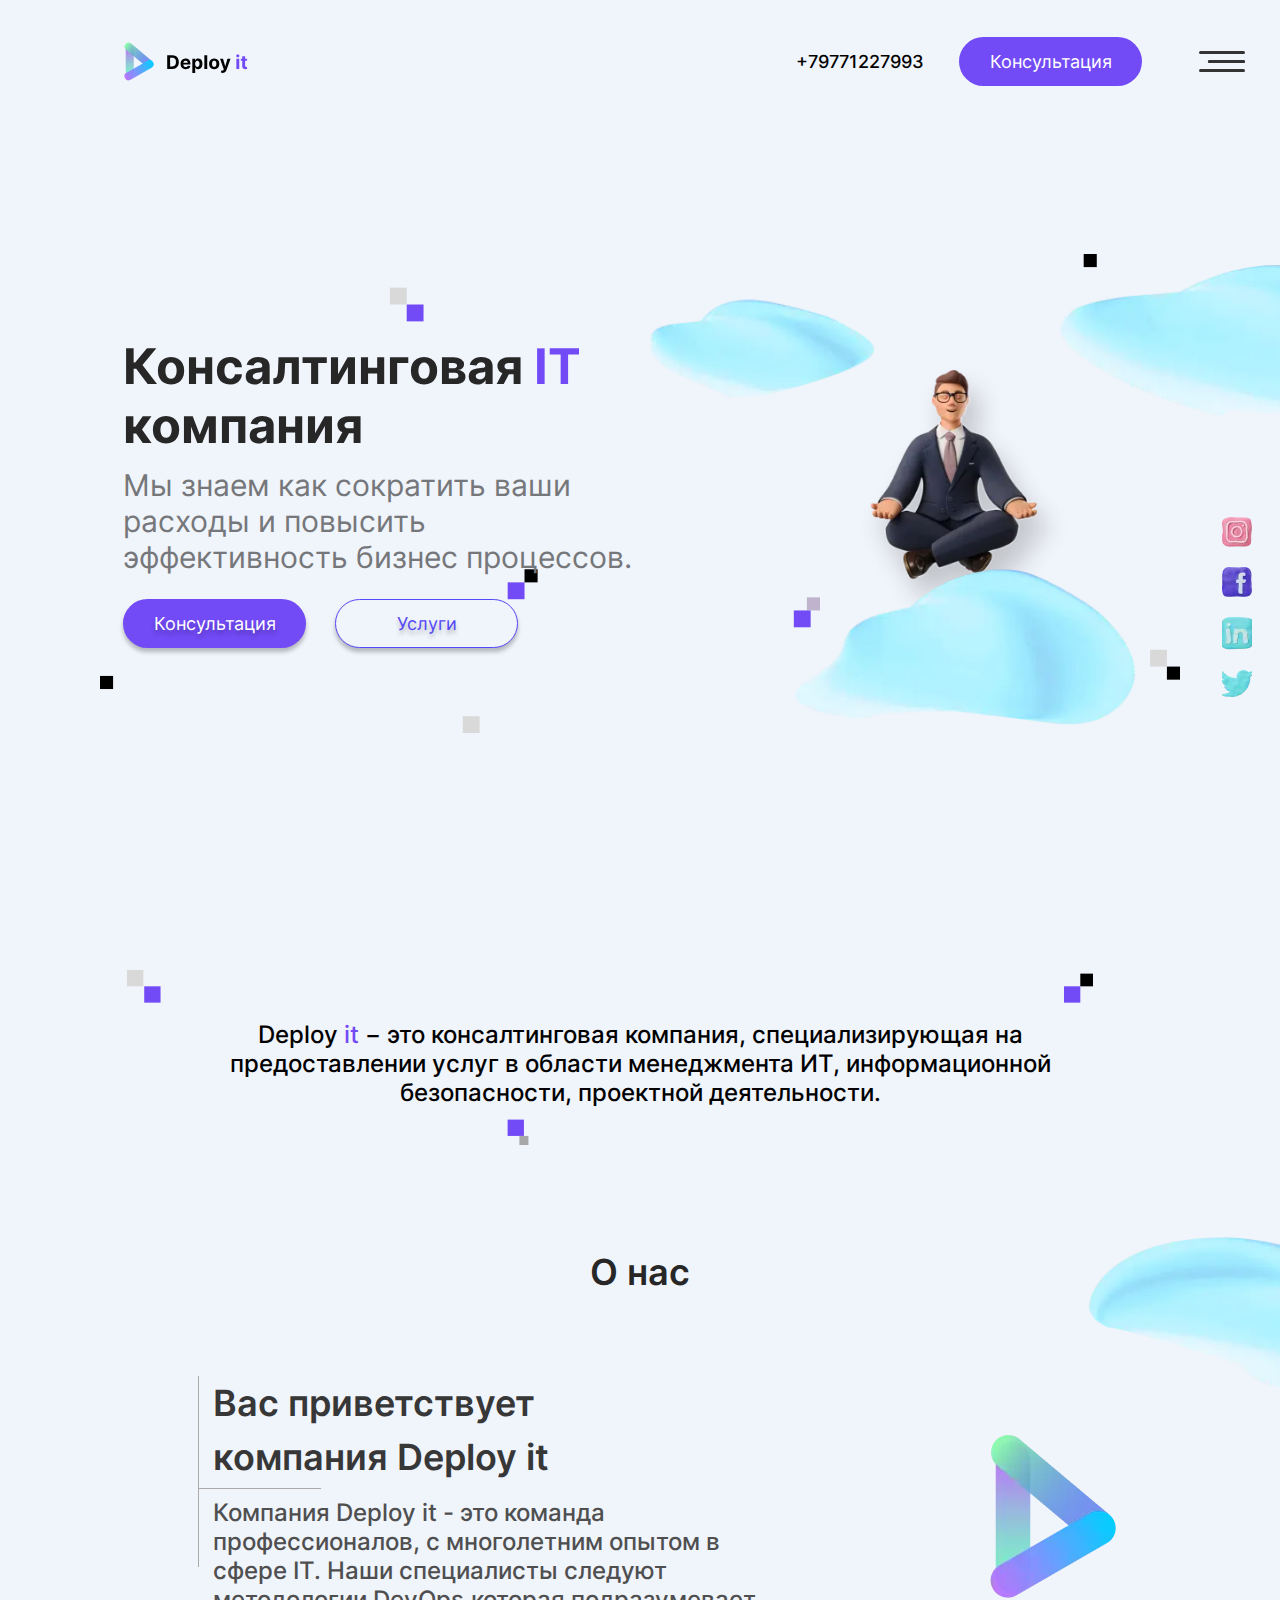
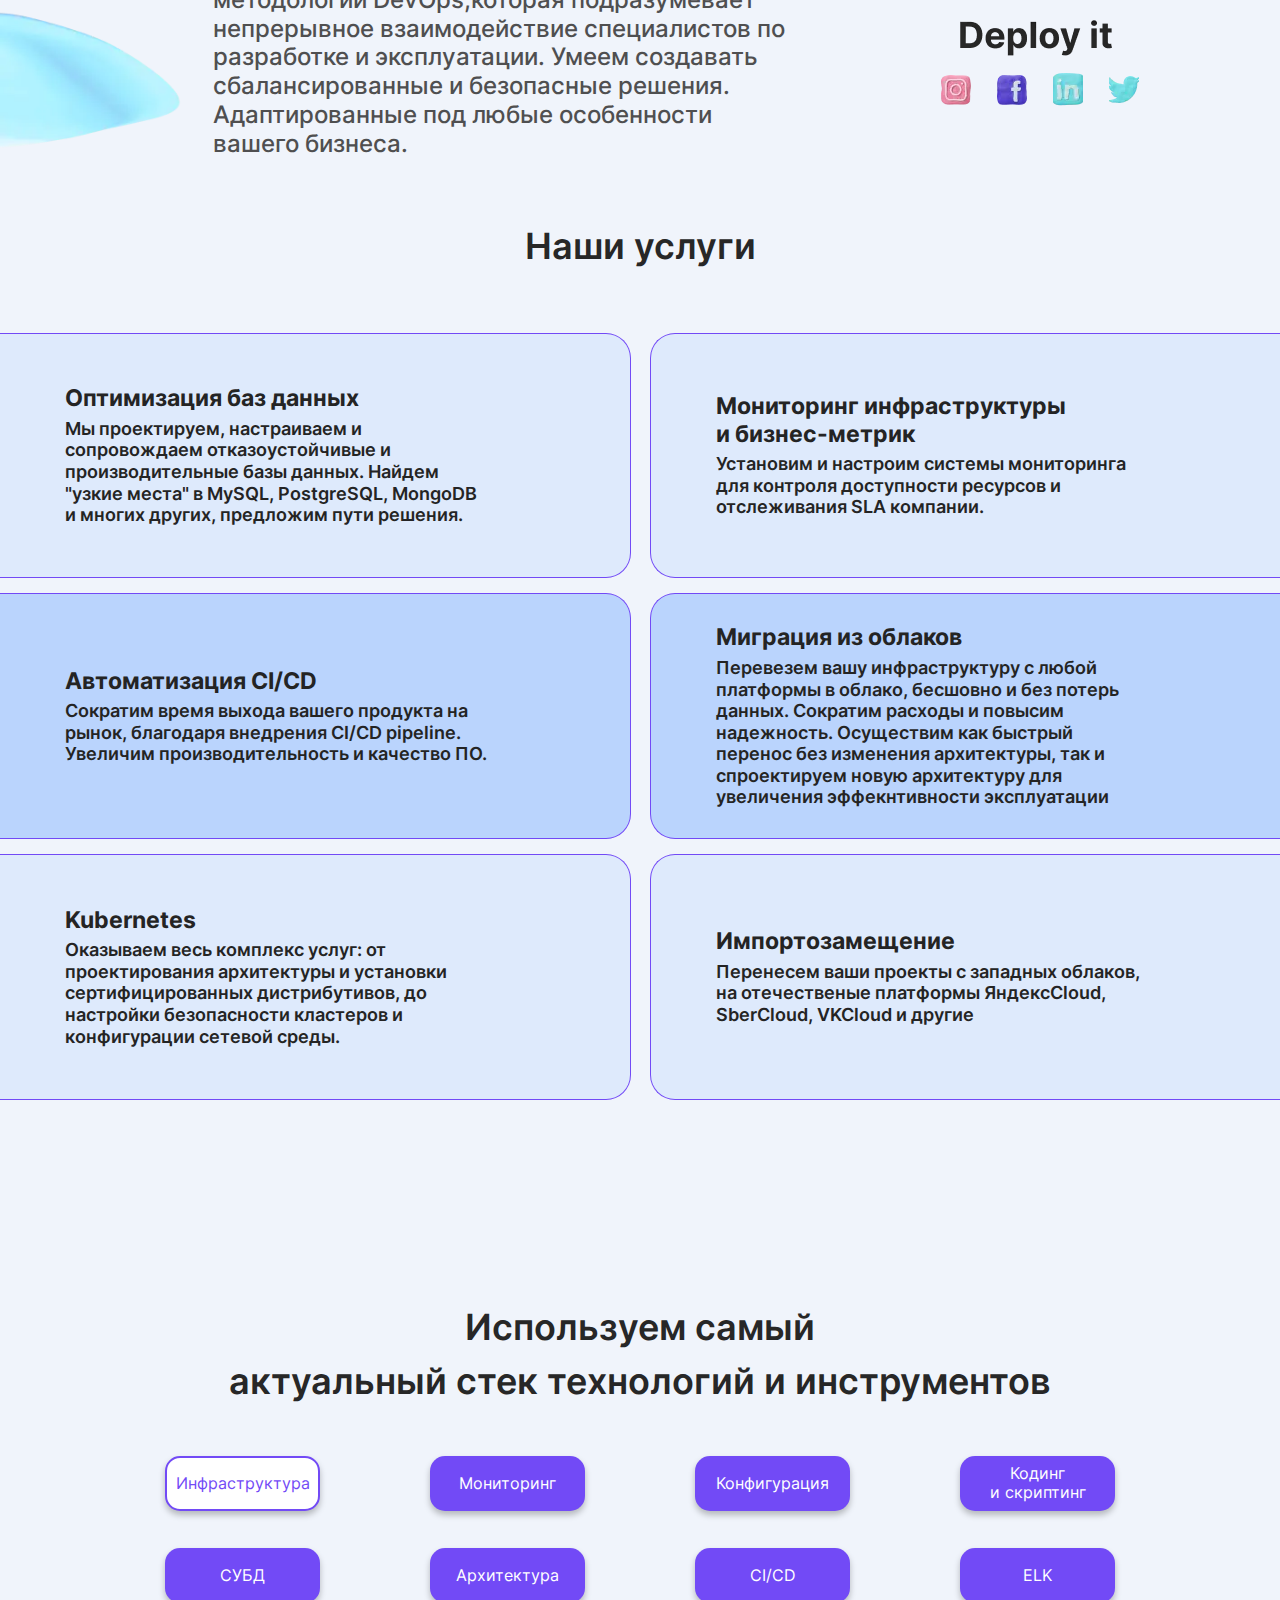
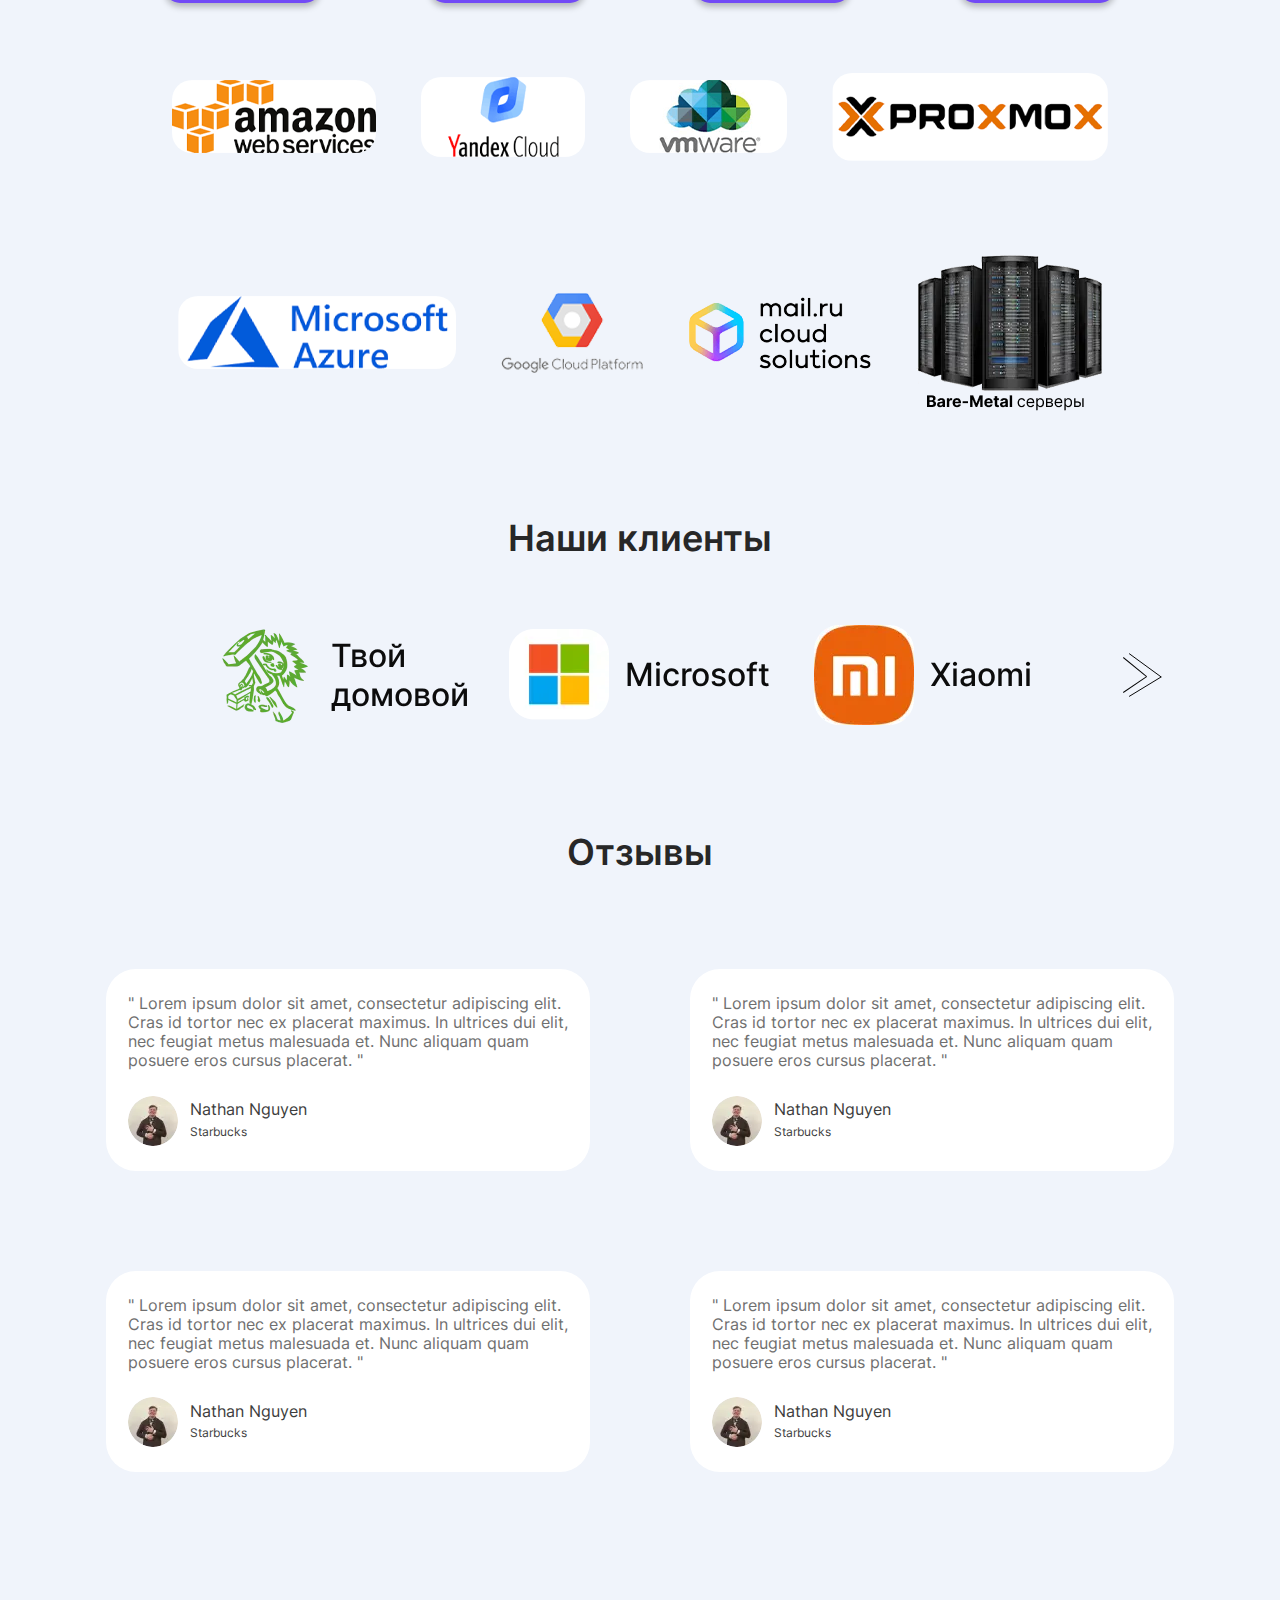
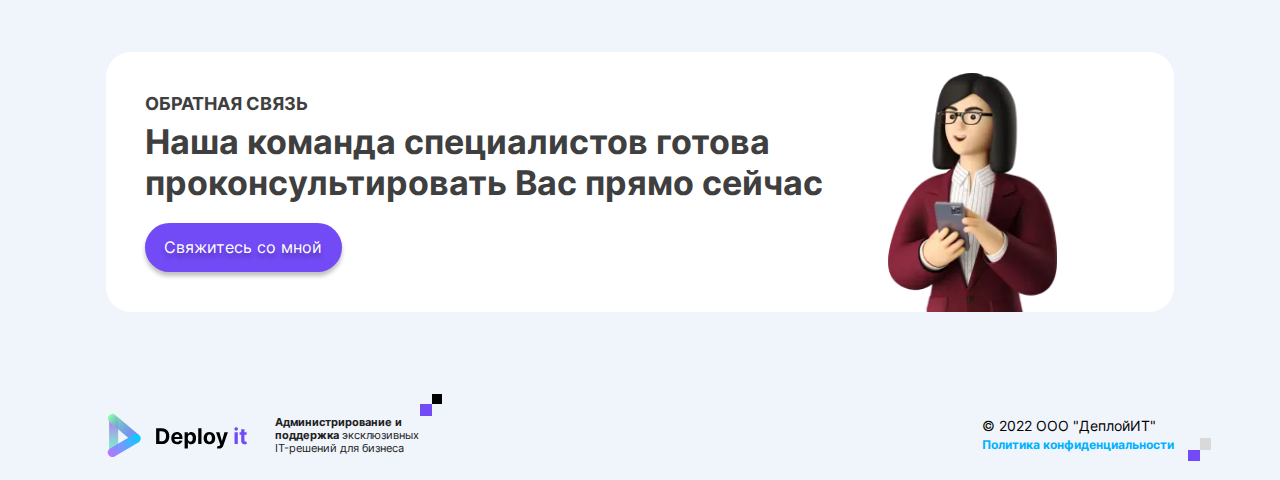
<file: index.html>
<!DOCTYPE html>
<html lang="ru">

<head>
   <meta charset="UTF-8">
   <meta name="viewport" content="width=device-width, initial-scale=1.0">
   <link rel="stylesheet" href="css/style.min.css?_v=20220817192357">
   <title>Deploy it</title>
   <link rel="stylesheet" href="https://cdn.jsdelivr.net/npm/swiper@8/swiper-bundle.min.css?_v=20220817192357" />
</head>

<body>
   <div class="page">
      <main class="main">
         <header class="header">
            <div class="header__logo">
               <img src="images/logo.svg" alt="logo" class="header__logo-img">
            </div>
            <div class="header__right">
               <div class="header__right-phone">
                  <a class="header__right-phone__number" href="tel:+79771227993">+79771227993</a>
               </div>
               <a href="#popup" class="header__right-button popup__link button-fiol">Консультация</a>
               <div class="header__right-burger">
                  <span class="burger-line"></span>
                  <span class="burger-line"></span>
                  <span class="burger-line"></span>
                  <span class="burger-line"></span>
               </div>
            </div>
            <nav class="header__menu hidden">
               <div class="decor">
                  <img src="images/decor-menu.svg" alt="decor" class="decor-img">
               </div>
               <ul class="header__menu__list">
                  <li class="header__menu__list-item">
                     <a href="#service" class="header__menu__list-link href-scroll">Наши услуги</a>
                  </li>
                  <li class="header__menu__list-item">
                     <a href="#chat" class="header__menu__list-link href-scroll">Отзывы</a>
                  </li>
                  <li class="header__menu__list-item">
                     <a href="#comun" class="header__menu__list-link href-scroll">Обратная связь</a>
                  </li>
                  <li class="header__menu__list-item tel-link">
                     <a href="tel:+79771227993" class="header__menu__list-link">Позвонить нам</a>
                  </li>
               </ul>
               <div class="header__menu__logotypes">
                  <a href="#" class="header__menu__logotype">
                     <picture><source srcset="images/inst.webp" type="image/webp"><img src="images/inst.png" alt="inst" class="header__menu__logotype-img"></picture>
                  </a>
                  <a href="#" class="header__menu__logotype">
                     <picture><source srcset="images/facebook.webp" type="image/webp"><img src="images/facebook.png" alt="facebook" class="header__menu__logotype-img"></picture>
                  </a>
                  <a href="#" class="header__menu__logotype">
                     <picture><source srcset="images/in.webp" type="image/webp"><img src="images/in.png" alt="in" class="header__menu__logotype-img"></picture>
                  </a>
                  <a href="#" class="header__menu__logotype">
                     <picture><source srcset="images/twiter.webp" type="image/webp"><img src="images/twiter.png" alt="twiter" class="header__menu__logotype-img"></picture>
                  </a>
               </div>
            </nav>
         </header>
         <section class="main-content">
            <div class="main-content-logotypes">
               <a href="#" class="header__menu__logotype">
                  <picture><source srcset="images/inst.webp" type="image/webp"><img src="images/inst.png" alt="inst" class="header__menu__logotype-img"></picture>
               </a>
               <a href="#" class="header__menu__logotype">
                  <picture><source srcset="images/facebook.webp" type="image/webp"><img src="images/facebook.png" alt="facebook" class="header__menu__logotype-img"></picture>
               </a>
               <a href="#" class="header__menu__logotype">
                  <picture><source srcset="images/in.webp" type="image/webp"><img src="images/in.png" alt="in" class="header__menu__logotype-img"></picture>
               </a>
               <a href="#" class="header__menu__logotype">
                  <picture><source srcset="images/twiter.webp" type="image/webp"><img src="images/twiter.png" alt="twiter" class="header__menu__logotype-img"></picture>
               </a>
            </div>
            <div class="main-content-decor">
            </div>
            <div class="main-content__text">
               <h1 class="main-content__text-main">Консалтинговая <span class="color">IT</span> компания</h1>
               <p class="main-content__text-about">Мы знаем как сократить ваши расходы и повысить эффективность бизнес
                  процессов.</p>
               <div class="main-content__text-buttons">
                  <a href="#popup" class="main-content__text-button popup__link">Консультация</a>
                  <button class="main-content__text-button">Услуги</button>
               </div>
            </div>
            <div class="main-content__images">
               <div class="main-content__images-man">
                  <picture><source srcset="images/man.webp" type="image/webp"><img src="images/man.png" alt="man" class="images-man-img"></picture>
               </div>
               <div class="main-content__images-cloud-top-right">
                  <picture><source srcset="images/cloudtop-right.webp" type="image/webp"><img src="images/cloudtop-right.png" alt="cloud" class="cloud"></picture>
               </div>
               <div class="main-content__images-cloud-bottom">
                  <picture><source srcset="images/cloud-bottom.webp" type="image/webp"><img src="images/cloud-bottom.png" alt="cloud" class="cloud"></picture>
               </div>
               <div class="main-content__images-cloud-to-pleft">
                  <picture><source srcset="images/6cloudtop-left.webp" type="image/webp"><img src="images/6cloudtop-left.png" alt="cloud" class="cloud"></picture>
               </div>
            </div>
         </section>
      </main>
      <section class="Deploy">
         <div class="deploy-content">
            <div class="deploy-content-decoration">
               <img src="images/it-decor.svg" alt="decor" class="deploy-content-decoration-img">
            </div>
            <span class="Deploy-text">Deploy <span class="color">it</span> − это консалтинговая компания,
               специализирующая на предоставлении услуг в области менеджмента ИТ, информационной безопасности,
               проектной
               деятельности.</span>
         </div>
      </section>
      <section class="our">
         <div class="our-decor__right">
            <picture><source srcset="images/our-right.webp" type="image/webp"><img src="images/our-right.png" alt="decor" class="our-decor__right-img"></picture>
         </div>
         <div class="our-decor__left">
            <picture><source srcset="images/our-left.webp"" type="image/webp"><img src="images/our-left.png"" alt=" decor" class="our-decor__left-img"></picture>
         </div>
         <h3 class="our-title">О нас</h3>
         <div class="our-content">
            <div class="our-content__text">
               <h2 class="our-content__main-text">Вас приветствует компания Deploy it </h2>
               <p class="our-content__about-text">Компания Deploy it - это команда профессионалов, с многолетним опытом
                  в сфере IT. Наши специалисты следуют методологии DevOps,которая подразумевает непрерывное
                  взаимодействие специалистов по разработке и эксплуатации. Умеем создавать сбалансированные и
                  безопасные решения. Адаптированные под любые особенности вашего бизнеса. </p>
            </div>
            <div class="our-content__images">
               <div class="our-content__images-logo-mobile">
                  <img src="images/logo.svg" alt="logo" class="our-content__images-logo__img">
               </div>
               <div class="our-content__images-logo">
                  <picture><source srcset="images/logo-vertical.webp" type="image/webp"><img src="images/logo-vertical.png" alt="logo" class="our-content__images-logo__img"></picture>
               </div>
               <div class="our-content__images__logotypes">
                  <a href="#" class="our-content__images__logotype">
                     <picture><source srcset="images/inst.webp" type="image/webp"><img src="images/inst.png" alt="inst" class="our-content__images__logotype-img"></picture>
                  </a>
                  <a href="#" class="our-content__images__logotype">
                     <picture><source srcset="images/facebook.webp" type="image/webp"><img src="images/facebook.png" alt="facebook" class="our-content__images__logotype-img"></picture>
                  </a>
                  <a href="#" class="our-content__images__logotype">
                     <picture><source srcset="images/in.webp" type="image/webp"><img src="images/in.png" alt="in" class="our-content__images__logotype-img"></picture>
                  </a>
                  <a href="#" class="our-content__images__logotype">
                     <picture><source srcset="images/twiter.webp" type="image/webp"><img src="images/twiter.png" alt="twiter" class="our-content__images__logotype-img"></picture>
                  </a>
               </div>
            </div>
         </div>
      </section>
      <section id="service" class="services">
         <h3 class="services-title">Наши услуги</h3>
         <div class="services-content">
            <div class="services-content__card">
               <h4 class="services-content__card__main-text">Оптимизация баз данных</h4>
               <p class="services-content__card__about-text">Мы проектируем, настраиваем и сопровождаем отказоустойчивые
                  и производительные базы данных. Найдем "узкие места" в MySQL, PostgreSQL, MongoDB и многих других,
                  предложим пути решения.</p>
               <div class="card-decor">
                  <picture><source srcset="images/database.webp" type="image/webp"><img src="images/database.png" alt="database" class="card-decor-img"></picture>
               </div>
            </div>
            <div class="services-content__card">
               <h4 class="services-content__card__main-text">Мониторинг инфраструктуры<br>и бизнес-метрик</h4>
               <p class="services-content__card__about-text">Установим и настроим системы мониторинга для контроля
                  доступности ресурсов и отслеживания SLA компании.</p>
               <div class="card-decor">
                  <picture><source srcset="images/search.webp" type="image/webp"><img src="images/search.png" alt="search" class="card-decor-img"></picture>
               </div>
            </div>
            <div class="services-content__card">
               <h4 class="services-content__card__main-text">Автоматизация CI/CD</h4>
               <p class="services-content__card__about-text">Сократим время выхода вашего продукта на рынок, благодаря
                  внедрения CI/CD pipeline. Увеличим производительность и качество ПО.</p>
               <div class="card-decor">
                  <picture><source srcset="images/services.webp" type="image/webp"><img src="images/services.png" alt="services" class="card-decor-img"></picture>
               </div>
            </div>
            <div class="services-content__card">
               <h4 class="services-content__card__main-text">Миграция из облаков</h4>
               <p class="services-content__card__about-text">
                  Перевезем вашу инфраструктуру с любой платформы в облако, бесшовно и без потерь данных. Cократим
                  расходы и повысим надежность. Осуществим как быстрый перенос без изменения архитектуры, так и
                  спроектируем новую архитектуру для увеличения эффекнтивности эксплуатации</p>
               <div class="card-decor">
                  <picture><source srcset="images/cloud-service.webp" type="image/webp"><img src="images/cloud-service.png" alt="cloud-service" class="card-decor-img"></picture>
               </div>
            </div>
            <div class="services-content__card">
               <h4 class="services-content__card__main-text">Kubernetes</h4>
               <p class="services-content__card__about-text">Оказываем весь комплекс услуг: от проектирования
                  архитектуры и установки сертифицированных дистрибутивов, до настройки безопасности кластеров и
                  конфигурации сетевой среды.</p>
               <div class="card-decor">
                  <picture><source srcset="images/bungle.webp" type="image/webp"><img src="images/bungle.png" alt="bungle" class="card-decor-img"></picture>
               </div>
            </div>
            <div class="services-content__card">
               <h4 class="services-content__card__main-text">Импортозамещение</h4>
               <p class="services-content__card__about-text">Перенесем ваши проекты с западных облаков, на отечественые
                  платформы ЯндексCloud, SberCloud, VKCloud и другие</p>
               <div class="card-decor">
                  <picture><source srcset="images/arrow.webp" type="image/webp"><img src="images/arrow.png" alt="arrow" class="card-decor-img"></picture>
               </div>
            </div>
         </div>
      </section>
      <secton class="technology">
         <h3 class="technology-title">Используем самый<br>актуальный стек технологий и инструментов</h3>
         <div class="block">
            <div class="technology-links">
               <div class="technology-list">
                  <div id="srt" class="technology-list__item button-fiol active">
                     <span class="technology-list__item-text">Инфраструктура</span>
                  </div>
                  <div id="mon" class="technology-list__item button-fiol">
                     <span class="technology-list__item-text">Мониторинг</span>
                  </div>
               </div>
               <div class="technology-list">
                  <div id="konfig" class="technology-list__item button-fiol">
                     <span class="technology-list__item-text">Конфигурация</span>
                  </div>
                  <div id="code" class="technology-list__item button-fiol">
                     <span class="technology-list__item-text">Кодинг<br>и скриптинг</span>
                  </div>
               </div>
            </div>
            <div class="technology-links">
               <div class="technology-list">
                  <div id="subd" class="technology-list__item button-fiol">
                     <span class="technology-list__item-text">СУБД</span>
                  </div>
                  <div id="arh" class="technology-list__item button-fiol">
                     <span class="technology-list__item-text">Архитектура</span>
                  </div>
               </div>
               <div class="technology-list">
                  <div id="CI" class="technology-list__item button-fiol">
                     <span class="technology-list__item-text">CI/CD</span>
                  </div>
                  <div id="ELK" class="technology-list__item button-fiol">
                     <span class="technology-list__item-text">ELK</span>
                  </div>
               </div>
            </div>
         </div>
         <div id="srt" class="technology__logotypes active">
            <div class="technology__logotype">
               <img src="images/srt-1.svg" alt="srt" class="technology__logotype-img">
            </div>
            <div class="technology__logotype">
               <img src="images/srt-2.svg" alt="srt" class="technology__logotype-img">
            </div>
            <div class="technology__logotype">
               <img src="images/srt-3.svg" alt="srt" class="technology__logotype-img">
            </div>
            <div class="technology__logotype">
               <img src="images/srt-4.svg" alt="srt" class="technology__logotype-img">
            </div>
            <div class="technology__logotype">
               <img src="images/srt-5.svg" alt="srt" class="technology__logotype-img">
            </div>
            <div class="technology__logotype">
               <img src="images/srt-6.svg" alt="srt" class="technology__logotype-img">
            </div>
            <div class="technology__logotype">
               <img src="images/srt-7.svg" alt="srt" class="technology__logotype-img">
            </div>
            <div class="technology__logotype">
               <picture><source srcset="images/srt-8.webp" type="image/webp"><img src="images/srt-8.png" alt="srt" class="technology__logotype-img"></picture>
            </div>
         </div>
         <div id="mon" class="technology__logotypes">
            <div class="technology__logotype">
               <img src="images/mon-1.svg" alt="mon" class="technology__logotype-img">
            </div>
            <div class="technology__logotype">
               <img src="images/mon-2.svg" alt="mon" class="technology__logotype-img">
            </div>
            <div class="technology__logotype">
               <img src="images/mon-3.svg" alt="mon" class="technology__logotype-img">
            </div>
            <div class="technology__logotype">
               <img src="images/mon-4.svg" alt="mon" class="technology__logotype-img">
            </div>
            <div class="technology__logotype">
               <img src="images/mon-5.svg" alt="mon" class="technology__logotype-img">
            </div>
            <div class="technology__logotype">
               <img src="images/mon-6.svg" alt="mon" class="technology__logotype-img">
            </div>
         </div>
         <div id="konfig" class="technology__logotypes">
            <div class="technology__logotype">
               <img src="images/konfig-1.svg" alt="konfig" class="technology__logotype-img">
            </div>
            <div class="technology__logotype">
               <img src="images/konfig-2.svg" alt="konfig" class="technology__logotype-img">
            </div>
            <div class="technology__logotype">
               <img src="images/konfig-3.svg" alt="konfig" class="technology__logotype-img">
            </div>
            <div class="technology__logotype">
               <img src="images/konfig-4.svg" alt="konfig" class="technology__logotype-img">
            </div>
         </div>
         <div id="code" class="technology__logotypes">
            <div class="technology__logotype">
               <img src="images/code-1.svg" alt="code" class="technology__logotype-img">
            </div>
            <div class="technology__logotype">
               <img src="images/code-2.svg" alt="code" class="technology__logotype-img">
            </div>
            <div class="technology__logotype">
               <img src="images/code-3.svg" alt="code" class="technology__logotype-img">
            </div>
            <div class="technology__logotype">
               <img src="images/code-4.svg" alt="code" class="technology__logotype-img">
            </div>
            <div class="technology__logotype">
               <img src="images/code-5.svg" alt="code" class="technology__logotype-img">
            </div>
            <div class="technology__logotype">
               <img src="images/code-6.svg" alt="code" class="technology__logotype-img">
            </div>
         </div>
         <div id="subd" class="technology__logotypes">
            <div class="technology__logotype">
               <img src="images/subd-1.svg" alt="subd" class="technology__logotype-img">
            </div>
            <div class="technology__logotype">
               <img src="images/subd-2.svg" alt="subd" class="technology__logotype-img">
            </div>
            <div class="technology__logotype">
               <img src="images/subd-3.svg" alt="subd" class="technology__logotype-img">
            </div>
            <div class="technology__logotype">
               <img src="images/subd-4.svg" alt="subd" class="technology__logotype-img">
            </div>
            <div class="technology__logotype">
               <img src="images/subd-5.svg" alt="subd" class="technology__logotype-img">
            </div>
            <div class="technology__logotype">
               <img src="images/subd-6.svg" alt="subd" class="technology__logotype-img">
            </div>
            <div class="technology__logotype">
               <img src="images/subd-7.svg" alt="subd" class="technology__logotype-img">
            </div>
         </div>
         <div id="arh" class="technology__logotypes">
            <div class="technology__logotype">
               <img src="images/arh-1.svg" alt="arh" class="technology__logotype-img">
            </div>
            <div class="technology__logotype">
               <img src="images/arh-2.svg" alt="arh" class="technology__logotype-img">
            </div>
            <div class="technology__logotype">
               <img src="images/arh-3.svg" alt="arh" class="technology__logotype-img">
            </div>
            <div class="technology__logotype">
               <img src="images/arh-5.svg" alt="arh" class="technology__logotype-img">
            </div>
            <div class="technology__logotype">
               <img src="images/arh-4.svg" alt="arh" class="technology__logotype-img">
            </div>
         </div>
         <div id="CI" class="technology__logotypes">
            <div class="technology__logotype">
               <img src="images/ci-1.svg" alt="CI" class="technology__logotype-img">
            </div>
            <div class="technology__logotype">
               <img src="images/ci-2.svg" alt="CI" class="technology__logotype-img">
            </div>
            <div class="technology__logotype">
               <img src="images/ci-3.svg" alt="CI" class="technology__logotype-img">
            </div>
            <div class="technology__logotype">
               <img src="images/ci-4.svg" alt="CI" class="technology__logotype-img">
            </div>
            <div class="technology__logotype">
               <img src="images/ci-5.svg" alt="CI" class="technology__logotype-img">
            </div>
            <div class="technology__logotype">
               <img src="images/ci-6.svg" alt="CI" class="technology__logotype-img">
            </div>
            <div class="technology__logotype">
               <img src="images/ci-7.svg" alt="CI" class="technology__logotype-img">
            </div>
         </div>
         <div id="ELK" class="technology__logotypes">
            <div class="technology__logotype">
               <img src="images/ELK-1.svg" alt="ELK" class="technology__logotype-img">
            </div>
            <div class="technology__logotype">
               <img src="images/ELK-2.svg" alt="ELK" class="technology__logotype-img">
            </div>
            <div class="technology__logotype">
               <img src="images/ELK-3.svg" alt="ELK" class="technology__logotype-img">
            </div>
            <div class="technology__logotype">
               <img src="images/ELK-4.svg" alt="ELK" class="technology__logotype-img">
            </div>
            <div class="technology__logotype">
               <img src="images/ELK-5.svg" alt="ELK" class="technology__logotype-img">
            </div>
            <div class="technology__logotype">
               <img src="images/ELK-6.svg" alt="ELK" class="technology__logotype-img">
            </div>
         </div>
      </secton>
      <section class="klients">
         <div class="klients-content">
            <div class="swiper-nav">
               <img src="images/slider-arrow.svg" class="slider-arrow" alt="arrow">
            </div>
            <h2 class="services-title">Наши клиенты</h2>
            <div class="klients-content__brend swiper">
               <div class="swiper-wrapper">
                  <div class="klients-content__brend-item swiper-slide">
                     <div class="brend-item-logo">
                        <picture><source srcset="images/dom.webp" type="image/webp"><img src="images/dom.png" alt="dom" class="brend-item-logo-img"></picture>
                     </div>
                     <span class="brend-item-text">Твой
                        домовой</span>
                  </div>
                  <div class="klients-content__brend-item swiper-slide">
                     <div class="brend-item-logo">
                        <picture><source srcset="images/micros.webp" type="image/webp"><img src="images/micros.png" alt="micros" class="brend-item-logo-img"></picture>
                     </div>
                     <span class="brend-item-text">Microsoft</span>
                  </div>
                  <div class="klients-content__brend-item swiper-slide">
                     <div class="brend-item-logo">
                        <picture><source srcset="images/mi.webp" type="image/webp"><img src="images/mi.png" alt="mi" class="brend-item-logo-img"></picture>
                     </div>
                     <span class="brend-item-text">Xiaomi</span>
                  </div>
                  <div class="klients-content__brend-item swiper-slide">
                     <div class="brend-item-logo">
                        <picture><source srcset="images/bmv.webp" type="image/webp"><img src="images/bmv.png" alt="bmv" class="brend-item-logo-img"></picture>
                     </div>
                     <span class="brend-item-text">Bmw</span>
                  </div>
               </div>
            </div>
         </div>
      </section>
      <secttion id="chat" class="chat">
         <h3 class="services-title">Отзывы</h3>
         <div class="chat-content">
            <div class="chat-content__card">
               <p class="chat-content__card-text">" Lorem ipsum dolor sit amet, consectetur adipiscing elit. Cras id
                  tortor nec ex placerat maximus. In ultrices dui elit, nec feugiat metus malesuada et. Nunc aliquam
                  quam posuere eros cursus placerat. "</p>
               <div class="card-user">
                  <div class="card-user__avatar">
                     <picture><source srcset="images/user.webp" type="image/webp"><img src="images/user.png" alt="user" class="avatar-img"></picture>
                  </div>
                  <div class="card-user__text">
                     <span class="card-user__text-main">Nathan Nguyen</span>
                     <span class="card-user__text-about">Starbucks</span>
                  </div>
               </div>
            </div>
            <div class="chat-content__card">
               <p class="chat-content__card-text">" Lorem ipsum dolor sit amet, consectetur adipiscing elit. Cras id
                  tortor nec ex placerat maximus. In ultrices dui elit, nec feugiat metus malesuada et. Nunc aliquam
                  quam posuere eros cursus placerat. "</p>
               <div class="card-user">
                  <div class="card-user__avatar">
                     <picture><source srcset="images/user.webp" type="image/webp"><img src="images/user.png" alt="user" class="avatar-img"></picture>
                  </div>
                  <div class="card-user__text">
                     <span class="card-user__text-main">Nathan Nguyen</span>
                     <span class="card-user__text-about">Starbucks</span>
                  </div>
               </div>
            </div>
            <div class="chat-content__card">
               <p class="chat-content__card-text">" Lorem ipsum dolor sit amet, consectetur adipiscing elit. Cras id
                  tortor nec ex placerat maximus. In ultrices dui elit, nec feugiat metus malesuada et. Nunc aliquam
                  quam posuere eros cursus placerat. "</p>
               <div class="card-user">
                  <div class="card-user__avatar">
                     <picture><source srcset="images/user.webp" type="image/webp"><img src="images/user.png" alt="user" class="avatar-img"></picture>
                  </div>
                  <div class="card-user__text">
                     <span class="card-user__text-main">Nathan Nguyen</span>
                     <span class="card-user__text-about">Starbucks</span>
                  </div>
               </div>
            </div>
            <div class="chat-content__card">
               <p class="chat-content__card-text">" Lorem ipsum dolor sit amet, consectetur adipiscing elit. Cras id
                  tortor nec ex placerat maximus. In ultrices dui elit, nec feugiat metus malesuada et. Nunc aliquam
                  quam posuere eros cursus placerat. "</p>
               <div class="card-user">
                  <div class="card-user__avatar">
                     <picture><source srcset="images/user.webp" type="image/webp"><img src="images/user.png" alt="user" class="avatar-img"></picture>
                  </div>
                  <div class="card-user__text">
                     <span class="card-user__text-main">Nathan Nguyen</span>
                     <span class="card-user__text-about">Starbucks</span>
                  </div>
               </div>
            </div>
         </div>
      </secttion>
      <section id="comun" class="comunicate">
         <div class="comunicate-content">
            <div class="comunicate-content__left">
               <span class="comunicate-content__left-about">ОБРАТНАЯ СВЯЗЬ</span>
               <h2 class="comunicate-content__left-main">Наша команда специалистов готова проконсультировать Вас прямо
                  сейчас</h2>
               <a href="#popup" class="comunicate-content__left-button button-fiol popup__link">Свяжитесь со мной</a>
            </div>
            <div class="comunicate-content__women">
               <picture><source srcset="images/women.webp" type="image/webp"><img src="images/women.png" alt="women" class="women-img"></picture>
            </div>
         </div>
      </section>
      <footer class="footer">
         <div class="footer-content">
            <div class="footer-content__left">
               <div class="footer-content__left-logo">
                  <img src="images/logo.svg" alt="logo" class="footer-logo-img">
               </div>
               <p class="footer-content__left-text"><span class="bold">Администрирование и поддержка</span> эксклюзивных
                  IT-решений для бизнеса
               </p>
            </div>
            <div class="footer-content__right">
               <span class="footer-content__right-copy">&copy 2022 ООО "ДеплойИТ"</span>
               <a href="#about" class="footer-content__right-link popup__link">Политика конфиденциальности</a>
            </div>
         </div>
      </footer>
      <div id="popup" class="comunicate-popup popup">
         <div class="popup__body">
            <div class="popup__content">
               <div class="popup__content__decor">
                  <img src="images/popup-decor.svg" alt="decor" class="popup__content__decor-img">
               </div>
               <span class="popup__content-title">Здравствуйте!</span>
               <span class="popup__content-main">Напишите Ваше имя и телефон!</span>
               <span class="popup__content-about">Мы перезвоним и ответим на
                  все интересующие вопросы</span>
               <div class="popup__content-inputs">
                  <input type="text" class="popup__content-input" placeholder="Ваше имя">
                  <input type="tel" class="popup__content-input maskPhone" placeholder="Ваш телефон">
               </div>
               <button class="popup__content-button button-fiol">ОСТАВИТЬ ЗАЯВКУ</button>
               <p class="popup__content__footer-text">Отправляя заявку, Вы соглашаетесь с
                  <a href="#about" class="popup__content__footer-text__link popup__link">Политикой
                     конфиденциальности</a>
                  сайта.
               </p>
            </div>
         </div>
      </div>
      <div id="about" class="konfid-popup popup">
         <div class="popup__body">
            <div class="popup__content">
               <div class="remove-popup close__popup">
                  <span class="remove-popup-line"></span>
                  <span class="remove-popup-line"></span>
               </div>
               <div class="header-about">
                  <sapn class="header-about-text">Политика конфиденциальноти компании Deploy<span class="color">
                        it</span>
                  </sapn>
               </div>
               <main class="main-text">

               </main>
               <footer class="footer">
                  <div class="footer-content">
                     <div class="footer-content__left">
                        <div class="footer-content__left-logo close__popup">
                           <img src="images/logo.svg" alt="logo" class="footer-logo-img">
                        </div>
                        <p class="footer-content__left-text"><span class="bold">Администрирование и поддержка</span>
                           эксклюзивных
                           IT-решений для бизнеса
                        </p>
                     </div>
                     <div class="footer-content__right">
                        <span class="footer-content__right-copy">&copy 2022 ООО "ДеплойИТ"</span>
                     </div>
                  </div>
               </footer>
            </div>
         </div>
      </div>
   </div>
   <script src="js/app.min.js?_v=20220817192357"></script>
</body>

</html>
</file>
<file: css/style.min.css>
@font-face{font-family:Inter;font-display:swap;src:url(../fonts/Inter-Bold.woff2) format("woff2"),url(../fonts/Inter-Bold.woff) format("woff");font-weight:700;font-style:normal}@font-face{font-family:Inter;font-display:swap;src:url(../fonts/Inter-Medium.woff2) format("woff2"),url(../fonts/Inter-Medium.woff) format("woff");font-weight:500;font-style:normal}@font-face{font-family:Inter;font-display:swap;src:url(../fonts/Inter-Regular.woff2) format("woff2"),url(../fonts/Inter-Regular.woff) format("woff");font-weight:400;font-style:normal}@font-face{font-family:Inter;font-display:swap;src:url(../fonts/Inter-SemiBold.woff2) format("woff2"),url(../fonts/Inter-SemiBold.woff) format("woff");font-weight:600;font-style:normal}*{padding:0;margin:0;border:none}*,::after,::before{-webkit-box-sizing:border-box;box-sizing:border-box}a,a:link,a:visited{text-decoration:none}a:hover{text-decoration:none}aside,footer,header,main,nav,section{display:block}h1,h2,h3,h4,h5,h6,p{font-size:inherit;font-weight:inherit}ul,ul li{list-style:none}img{vertical-align:top}img,svg{max-width:100%;height:auto}button,input,select,textarea{font-family:inherit;font-size:inherit;color:inherit;background-color:transparent}input::-ms-clear{display:none}button,input[type=submit]{display:inline-block;-webkit-box-shadow:none;box-shadow:none;background-color:transparent;background:0 0;cursor:pointer}button:active,button:focus,input:active,input:focus{outline:0}button::-moz-focus-inner{padding:0;border:0}label{cursor:pointer}legend{display:block}body.lock{overflow:hidden}.popup{position:fixed;width:100%;height:100%;background-color:rgba(0,0,0,.5);top:0;left:0;opacity:0;visibility:hidden;overflow-y:auto;overflow-x:hidden;-webkit-transition:all .8 ease 0s;-o-transition:all .8 ease 0s;transition:all .8 ease 0s;z-index:1001}.popup.open{opacity:1;visibility:visible}.popup.open .popup__content{opacity:1}.popup__body{min-height:100%;display:-webkit-box;display:-ms-flexbox;display:flex;-webkit-box-align:center;-ms-flex-align:center;align-items:center;-webkit-box-pack:center;-ms-flex-pack:center;justify-content:center;padding:30px 10px}.popup__content{position:relative;opacity:0}body{background-color:#f0f4fb;font-family:Inter;font-style:normal}.page{width:100%;max-width:1400px;display:-webkit-box;display:-ms-flexbox;display:flex;-webkit-box-orient:vertical;-webkit-box-direction:normal;-ms-flex-direction:column;flex-direction:column;-webkit-box-pack:start;-ms-flex-pack:start;justify-content:flex-start;-webkit-box-align:center;-ms-flex-align:center;align-items:center;margin:0 auto;min-height:100vh;overflow:hidden}.button-fiol,.main-content__text-button{-webkit-transition:all .5s ease 0s;-o-transition:all .5s ease 0s;transition:all .5s ease 0s;display:-webkit-box;display:-ms-flexbox;display:flex;-webkit-box-pack:center;-ms-flex-pack:center;justify-content:center;-webkit-box-align:center;-ms-flex-align:center;align-items:center}.main-content__text-button:nth-child(2):hover{-webkit-box-shadow:0 0 20px rgba(174,241,255,.75);box-shadow:0 0 20px rgba(174,241,255,.75);background-color:#aef1ff;color:#fff;text-shadow:none;border:none}.button-fiol:hover,.main-content__text-button:nth-child(1):hover{background-color:#401db6;-webkit-box-shadow:0 0 15px rgba(64,29,182,.75);box-shadow:0 0 15px rgba(64,29,182,.75)}.button-fiol.active:hover{background-color:#fff;border:2px solid #724af6;color:#724af6;-webkit-box-shadow:0 4px 6px rgba(0,0,0,.25);box-shadow:0 4px 6px rgba(0,0,0,.25)}.main{width:100%;max-height:900px;display:-webkit-box;display:-ms-flexbox;display:flex;-webkit-box-orient:vertical;-webkit-box-direction:normal;-ms-flex-direction:column;flex-direction:column;-webkit-box-pack:start;-ms-flex-pack:start;justify-content:flex-start;-webkit-box-align:center;-ms-flex-align:center;align-items:center;position:relative}.header{width:100%;display:-webkit-box;display:-ms-flexbox;display:flex;-webkit-box-pack:justify;-ms-flex-pack:justify;justify-content:space-between;-webkit-box-align:center;-ms-flex-align:center;align-items:center;padding-left:123px;padding-right:35px;margin-top:37px}.header__logo{width:127px}.header__logo-img{width:100%;-o-object-fit:contain;object-fit:contain}.header__right{display:-webkit-box;display:-ms-flexbox;display:flex;-webkit-box-orient:horizontal;-webkit-box-direction:normal;-ms-flex-direction:row;flex-direction:row;-webkit-box-pack:center;-ms-flex-pack:center;justify-content:center;-webkit-box-align:center;-ms-flex-align:center;align-items:center;font-size:18px;line-height:22px}.header__right-phone{font-weight:500;color:#000;display:-webkit-box;display:-ms-flexbox;display:flex;-webkit-box-pack:center;-ms-flex-pack:center;justify-content:center;-webkit-box-align:center;-ms-flex-align:center;align-items:center}.header__right-phone__number{font-size:inherit;color:inherit}.header__right-button{width:183px;height:49px;background:#724af6;border-radius:40px;display:-webkit-box;display:-ms-flexbox;display:flex;-webkit-box-pack:center;-ms-flex-pack:center;justify-content:center;-webkit-box-align:center;-ms-flex-align:center;align-items:center;font-weight:400;color:#fff;margin:0 57px 0 35px}.header__right-burger{position:relative;width:46px;height:21px;cursor:pointer;overflow:hidden;z-index:102}.header__right-burger.active .burger-line:nth-child(1){-webkit-transform:translateX(110%);-ms-transform:translateX(110%);transform:translateX(110%);-webkit-transition:all .4s ease 0s;-o-transition:all .4s ease 0s;transition:all .4s ease 0s}.header__right-burger.active .burger-line:nth-child(4){-webkit-transform:translateX(-110%);-ms-transform:translateX(-110%);transform:translateX(-110%);-webkit-transition:all .4s ease 0s;-o-transition:all .4s ease 0s;transition:all .4s ease 0s}.header__right-burger.active .burger-line:nth-child(2),.header__right-burger.active .burger-line:nth-child(3){background:#fff;width:50%;-webkit-transition:all .4s ease .4s;-o-transition:all .4s ease .4s;transition:all .4s ease .4s}.header__right-burger.active .burger-line:nth-child(2){-webkit-transform:rotate(45deg);-ms-transform:rotate(45deg);transform:rotate(45deg)}.header__right-burger.active .burger-line:nth-child(3){-webkit-transform:rotate(-45deg);-ms-transform:rotate(-45deg);transform:rotate(-45deg)}.header__right-burger:hover .burger-line:nth-child(2){width:100%}.header__right-burger.active:hover .burger-line:nth-child(2){width:50%}.burger-line{position:absolute;right:0;width:46px;height:3px;background:#333;border-radius:3px}.burger-line:nth-child(1){top:0;-webkit-transition:all .4s ease .4s;-o-transition:all .4s ease .4s;transition:all .4s ease .4s}.burger-line:nth-child(2),.burger-line:nth-child(3){-webkit-transition:all .3s ease 0s;-o-transition:all .3s ease 0s;transition:all .3s ease 0s;width:37px;bottom:0;top:0;margin:auto 0;-webkit-transition:all .4s ease 0s;-o-transition:all .4s ease 0s;transition:all .4s ease 0s}.burger-line:nth-child(4){bottom:0;-webkit-transition:all .4s ease .4s;-o-transition:all .4s ease .4s;transition:all .4s ease .4s}.header__menu{position:absolute;top:0;right:0;height:100vh;max-height:900px;width:237px;background:#b39ff5;z-index:101;-webkit-transition:all .8s ease 0s;-o-transition:all .8s ease 0s;transition:all .8s ease 0s;-webkit-transform:translate(0);-ms-transform:translate(0);transform:translate(0);opacity:1;visibility:visible}.header__menu.hidden{-webkit-transform:translateX(100%);-ms-transform:translateX(100%);transform:translateX(100%);opacity:0;visibility:hidden}.header__menu__list{display:-webkit-box;display:-ms-flexbox;display:flex;-webkit-box-orient:vertical;-webkit-box-direction:normal;-ms-flex-direction:column;flex-direction:column;-webkit-box-pack:center;-ms-flex-pack:center;justify-content:center;-webkit-box-align:start;-ms-flex-align:start;align-items:flex-start;gap:23px 0;width:100%;padding-left:37px;margin-top:130px}.header__menu__list-item{font-weight:700;font-size:22px;line-height:120%;color:#fff;border-bottom:3px solid transparent}.header__menu__list-item.tel-link{display:none}.header__menu__list-item:hover{border-bottom:3px solid #fff}.header__menu__list-link{color:inherit;font-size:inherit}.header__menu__logotypes{position:absolute;bottom:20px;left:0;display:-webkit-box;display:-ms-flexbox;display:flex;-webkit-box-orient:horizontal;-webkit-box-direction:normal;-ms-flex-direction:row;flex-direction:row;-webkit-box-pack:center;-ms-flex-pack:center;justify-content:center;-webkit-box-align:center;-ms-flex-align:center;align-items:center;width:100%;gap:0 18px}.header__menu__logotype{width:30px}.header__menu__logotype-img{width:100%;-o-object-fit:contain;object-fit:contain}.decor{position:absolute;top:10%;right:0;pointer-events:none}.decor-img{width:100%;-o-object-fit:contain;object-fit:contain}.main-content{width:100%;height:calc(100vh - 86px);min-height:530px;display:-webkit-box;display:-ms-flexbox;display:flex;-webkit-box-orient:horizontal;-webkit-box-direction:normal;-ms-flex-direction:row;flex-direction:row;-webkit-box-pack:center;-ms-flex-pack:center;justify-content:center;-webkit-box-align:center;-ms-flex-align:center;align-items:center;position:relative}.main-content-decor{position:absolute;width:calc(100% - 200px);height:100%;top:0;left:100px;background-image:url(../images/paralax.svg);background-size:100%;background-position:center;background-repeat:no-repeat;z-index:-1}.main-content__text{display:-webkit-box;display:-ms-flexbox;display:flex;-webkit-box-orient:vertical;-webkit-box-direction:normal;-ms-flex-direction:column;flex-direction:column;-webkit-box-align:start;-ms-flex-align:start;align-items:flex-start;-webkit-box-pack:center;-ms-flex-pack:center;justify-content:center;width:51%;padding-left:123px}.main-content__text-main{font-weight:700;font-size:49px;line-height:120%;color:#272727;background-color:#f0f4fb}.color{color:#724af6}.main-content__text-about{font-weight:400;font-size:30px;line-height:120%;color:#76777a;margin:12px 0 24px 0}.main-content__text-buttons{display:-webkit-box;display:-ms-flexbox;display:flex;-webkit-box-orient:horizontal;-webkit-box-direction:normal;-ms-flex-direction:row;flex-direction:row;-webkit-box-pack:center;-ms-flex-pack:center;justify-content:center;-webkit-box-align:center;-ms-flex-align:center;align-items:center;gap:0 29px}.main-content__text-button{width:183px;height:49px;-webkit-box-shadow:0 4px 4px rgba(0,0,0,.25);box-shadow:0 4px 4px rgba(0,0,0,.25);text-shadow:0 4px 4px rgba(0,0,0,.25);border-radius:40px;font-size:18px;line-height:133%}.main-content__text-button:nth-child(1){background-color:#724af6;color:#fff}.main-content__text-button:nth-child(2){border:1px solid #5548f6;color:#5548f6;background-color:#f0f4fb}.main-content__images{width:50%;display:-webkit-box;display:-ms-flexbox;display:flex;-webkit-box-pack:center;-ms-flex-pack:center;justify-content:center;-webkit-box-align:center;-ms-flex-align:center;align-items:center;padding:100px 0;position:relative}.main-content__images-man{width:35%;-webkit-animation:man 9s ease 0s infinite;animation:man 9s ease 0s infinite;position:relative;z-index:10}.cloud,.images-man-img{width:100%;-o-object-fit:contain;object-fit:contain}.main-content__images-cloud-bottom,.main-content__images-cloud-to-pleft,.main-content__images-cloud-top-right{position:absolute;opacity:1}.main-content__images-cloud-top-right{top:0;right:0;width:225px;-webkit-animation:cloud-2 5s ease 0s infinite;animation:cloud-2 5s ease 0s infinite;z-index:11}.main-content__images-cloud-bottom{bottom:0;left:0;right:0;margin:0 auto;width:345px;-webkit-animation:cloud-3 8s ease 0s infinite;animation:cloud-3 8s ease 0s infinite;z-index:12}.main-content__images-cloud-to-pleft{position:absolute;top:35px;left:0;width:230px;-webkit-animation:cloud-1 7s ease 0s infinite;animation:cloud-1 7s ease 0s infinite;z-index:13}.main-content-logotypes{display:-webkit-box;display:-ms-flexbox;display:flex;-webkit-box-orient:vertical;-webkit-box-direction:normal;-ms-flex-direction:column;flex-direction:column;-webkit-box-align:center;-ms-flex-align:center;align-items:center;-webkit-box-pack:center;-ms-flex-pack:center;justify-content:center;gap:20px 0;position:absolute;right:28px;bottom:25%;z-index:14}@-webkit-keyframes man{0%{-webkit-transform:translateY(0);transform:translateY(0)}50%{-webkit-transform:translateY(-30px);transform:translateY(-30px)}100%{-webkit-transform:translateY(0);transform:translateY(0)}}@keyframes man{0%{-webkit-transform:translateY(0);transform:translateY(0)}50%{-webkit-transform:translateY(-30px);transform:translateY(-30px)}100%{-webkit-transform:translateY(0);transform:translateY(0)}}@-webkit-keyframes cloud-1{0%{-webkit-transform:translateY(0);transform:translateY(0)}50%{-webkit-transform:translate(-10%,-5%);transform:translate(-10%,-5%)}100%{-webkit-transform:translateY(0);transform:translateY(0)}}@keyframes cloud-1{0%{-webkit-transform:translateY(0);transform:translateY(0)}50%{-webkit-transform:translate(-10%,-5%);transform:translate(-10%,-5%)}100%{-webkit-transform:translateY(0);transform:translateY(0)}}@-webkit-keyframes cloud-2{0%{-webkit-transform:translateY(0);transform:translateY(0)}50%{-webkit-transform:translate(5%,5%);transform:translate(5%,5%)}100%{-webkit-transform:translateY(0);transform:translateY(0)}}@keyframes cloud-2{0%{-webkit-transform:translateY(0);transform:translateY(0)}50%{-webkit-transform:translate(5%,5%);transform:translate(5%,5%)}100%{-webkit-transform:translateY(0);transform:translateY(0)}}@-webkit-keyframes cloud-3{0%{-webkit-transform:translateY(0);transform:translateY(0)}50%{-webkit-transform:translate(-10%,5%);transform:translate(-10%,5%)}100%{-webkit-transform:translateY(0);transform:translateY(0)}}@keyframes cloud-3{0%{-webkit-transform:translateY(0);transform:translateY(0)}50%{-webkit-transform:translate(-10%,5%);transform:translate(-10%,5%)}100%{-webkit-transform:translateY(0);transform:translateY(0)}}.Deploy{width:100%;display:-webkit-box;display:-ms-flexbox;display:flex;-webkit-box-pack:center;-ms-flex-pack:center;justify-content:center;-webkit-box-align:center;-ms-flex-align:center;align-items:center;padding-left:127px;padding-right:187px;margin:70px 0}.deploy-content{position:relative;padding-left:60px;padding-bottom:38px;padding-top:51px;text-align:center}.deploy-content-decoration{width:100%;height:100%;position:absolute;left:0;top:0;pointer-events:none}.deploy-content-decoration-img{width:100%;height:100%;-o-object-fit:contain;object-fit:contain}.Deploy-text{font-weight:500;font-size:24px;line-height:120%;text-align:center;color:#000}.our-content__images-logo-mobile{display:none}.our{width:100%;display:-webkit-box;display:-ms-flexbox;display:flex;-webkit-box-orient:vertical;-webkit-box-direction:normal;-ms-flex-direction:column;flex-direction:column;-webkit-box-pack:center;-ms-flex-pack:center;justify-content:center;-webkit-box-align:center;-ms-flex-align:center;align-items:center;position:relative;gap:77px 0}.our-decor__right{position:absolute;top:0;right:0;width:250px;-webkit-animation:cloud-2 8s ease 0s infinite;animation:cloud-2 8s ease 0s infinite;z-index:70}.our-decor__left-img,.our-decor__right-img{width:100%;-o-object-fit:contain;object-fit:contain}.our-decor__left{position:absolute;bottom:0;left:0;width:220px;-webkit-animation:cloud-1 7s ease 0s infinite;animation:cloud-1 7s ease 0s infinite;z-index:71}.our-title{width:100%;margin-top:30px;display:-webkit-box;display:-ms-flexbox;display:flex;-webkit-box-pack:center;-ms-flex-pack:center;justify-content:center;-webkit-box-align:center;-ms-flex-align:center;align-items:center;text-align:center;font-weight:600;font-size:36px;line-height:150%;color:#272727;z-index:73;position:relative}.our-content{width:100%;display:-webkit-box;display:-ms-flexbox;display:flex;-webkit-box-orient:horizontal;-webkit-box-direction:normal;-ms-flex-direction:row;flex-direction:row;-webkit-box-pack:start;-ms-flex-pack:start;justify-content:flex-start;-webkit-box-align:center;-ms-flex-align:center;align-items:center;padding-left:213px;position:relative;z-index:72}.our-content__text{display:-webkit-box;display:-ms-flexbox;display:flex;-webkit-box-orient:vertical;-webkit-box-direction:normal;-ms-flex-direction:column;flex-direction:column;-webkit-box-pack:start;-ms-flex-pack:start;justify-content:flex-start;-webkit-box-align:start;-ms-flex-align:start;align-items:flex-start;gap:15px 0;position:relative;width:55%}.our-content__text::before{content:"";position:absolute;top:0;left:-15px;width:1px;height:191px;background-color:#aaa}.our-content__main-text{font-weight:600;font-size:36px;line-height:150%;color:#373738;max-width:60%;position:relative}.our-content__main-text:before{content:"";position:absolute;left:-15px;bottom:-5px;background-color:#aaa;height:1px;width:123px}.our-content__about-text{font-weight:500;font-size:24px;line-height:120%;color:#4f4f50}.our-content__images{display:-webkit-box;display:-ms-flexbox;display:flex;-webkit-box-orient:vertical;-webkit-box-direction:normal;-ms-flex-direction:column;flex-direction:column;-webkit-box-pack:center;-ms-flex-pack:center;justify-content:center;-webkit-box-align:center;-ms-flex-align:center;align-items:center;width:45%;gap:16px 0}.our-content__images-logo{width:164px}.our-content__images-logo__img,.our-content__images__logotype-img{width:100%;-o-object-fit:contain;object-fit:contain}.our-content__images__logotypes{display:-webkit-box;display:-ms-flexbox;display:flex;-webkit-box-orient:horizontal;-webkit-box-direction:normal;-ms-flex-direction:row;flex-direction:row;-webkit-box-pack:center;-ms-flex-pack:center;justify-content:center;-webkit-box-align:center;-ms-flex-align:center;align-items:center;gap:0 26px}.our-content__images__logotype{width:30px}.services{width:100%;display:-webkit-box;display:-ms-flexbox;display:flex;-webkit-box-orient:vertical;-webkit-box-direction:normal;-ms-flex-direction:column;flex-direction:column;-webkit-box-pack:center;-ms-flex-pack:center;justify-content:center;-webkit-box-align:center;-ms-flex-align:center;align-items:center;gap:60px 0;margin-top:60px}.services-title{width:100%;text-align:center;display:-webkit-box;display:-ms-flexbox;display:flex;-webkit-box-pack:center;-ms-flex-pack:center;justify-content:center;-webkit-box-align:center;-ms-flex-align:center;align-items:center;font-weight:600;font-size:36px;line-height:150%;color:#272727}.services-content{width:100%;display:-ms-grid;display:grid;-ms-grid-columns:(1fr)[2];grid-template-columns:repeat(2,1fr);gap:15px 19px;grid-auto-rows:1fr}.services-content__card{width:100%;display:-webkit-box;display:-ms-flexbox;display:flex;-webkit-box-orient:vertical;-webkit-box-direction:normal;-ms-flex-direction:column;flex-direction:column;-webkit-box-pack:center;-ms-flex-pack:center;justify-content:center;-webkit-box-align:start;-ms-flex-align:start;align-items:flex-start;border:1px solid #724af6;background-color:#deeafc;position:relative;padding:30px 140px 30px 65px;gap:5px 0;overflow:hidden}.services-content__card:nth-child(1),.services-content__card:nth-child(3),.services-content__card:nth-child(5){border-radius:0 25px 25px 0;border-left:none}.services-content__card:nth-child(2),.services-content__card:nth-child(4),.services-content__card:nth-child(6){border-radius:25px 0 0 25px;border-right:none}.services-content__card:nth-child(3),.services-content__card:nth-child(4){background-color:#bad4fd}.services-content__card__main-text{text-align:left;font-weight:700;font-size:23px;line-height:120%;color:#242424;z-index:21;position:relative}.services-content__card__about-text{text-align:left;font-weight:600;font-size:18px;line-height:120%;color:#242424;z-index:22;position:relative}.services-content__card:hover .card-decor{-webkit-transform:translateX(0);-ms-transform:translateX(0);transform:translateX(0)}.card-decor{position:absolute;top:0;bottom:0;right:0;margin:auto 0;height:90%;z-index:20;-webkit-transform:translateX(110%);-ms-transform:translateX(110%);transform:translateX(110%);-webkit-transition:all .8s ease 0s;-o-transition:all .8s ease 0s;transition:all .8s ease 0s;display:-webkit-box;display:-ms-flexbox;display:flex;-webkit-box-pack:end;-ms-flex-pack:end;justify-content:flex-end;-webkit-box-align:center;-ms-flex-align:center;align-items:center}.card-decor-img{height:100%;-o-object-fit:contain;object-fit:contain}.technology{width:100%;display:-webkit-box;display:-ms-flexbox;display:flex;-webkit-box-orient:vertical;-webkit-box-direction:normal;-ms-flex-direction:column;flex-direction:column;-webkit-box-pack:center;-ms-flex-pack:center;justify-content:center;-webkit-box-align:center;-ms-flex-align:center;align-items:center;margin-top:200px}.technology-title{font-weight:600;font-size:36px;line-height:150%;text-align:center;color:#272727;padding:0 15px}.block{width:68%;display:-webkit-box;display:-ms-flexbox;display:flex;-webkit-box-orient:vertical;-webkit-box-direction:normal;-ms-flex-direction:column;flex-direction:column;-webkit-box-pack:center;-ms-flex-pack:center;justify-content:center;-webkit-box-align:center;-ms-flex-align:center;align-items:center;gap:37px 0;margin:48px 0 70px 0}.technology-links{width:100%;display:-webkit-box;display:-ms-flexbox;display:flex;-webkit-box-orient:horizontal;-webkit-box-direction:normal;-ms-flex-direction:row;flex-direction:row;-webkit-box-pack:center;-ms-flex-pack:center;justify-content:center;-webkit-box-align:center;-ms-flex-align:center;align-items:center;gap:0 110px}.technology-list{width:50%;display:-webkit-box;display:-ms-flexbox;display:flex;-webkit-box-orient:horizontal;-webkit-box-direction:normal;-ms-flex-direction:row;flex-direction:row;-webkit-box-pack:center;-ms-flex-pack:center;justify-content:center;-webkit-box-align:center;-ms-flex-align:center;align-items:center;gap:0 110px}.technology-list__item{width:155px;height:55px;background:#724af6;-webkit-box-shadow:0 4px 6px rgba(0,0,0,.25);box-shadow:0 4px 6px rgba(0,0,0,.25);border-radius:15px;display:-webkit-box;display:-ms-flexbox;display:flex;-webkit-box-pack:center;-ms-flex-pack:center;justify-content:center;-webkit-box-align:center;-ms-flex-align:center;align-items:center;color:#fff;cursor:pointer}.technology-list__item-text{font-weight:400;font-size:16px;line-height:19px;color:inherit;text-align:center}.technology-list__item.active{background:#fff;border:2px solid #724af6;color:#724af6}.technology__logotypes{display:none;-webkit-box-orient:horizontal;-webkit-box-direction:normal;-ms-flex-direction:row;flex-direction:row;-webkit-box-pack:center;-ms-flex-pack:center;justify-content:center;-webkit-box-align:center;-ms-flex-align:center;align-items:center;-ms-flex-wrap:wrap;flex-wrap:wrap;width:70%}.technology__logotypes.active{display:-webkit-box;display:-ms-flexbox;display:flex}#srt.technology__logotypes{width:90%;gap:94px 45px}#srt.technology__logotypes .technology__logotype:nth-child(1){width:204px}#srt.technology__logotypes .technology__logotype:nth-child(2){width:164px}#srt.technology__logotypes .technology__logotype:nth-child(3){width:157px}#srt.technology__logotypes .technology__logotype:nth-child(4){width:276px}#srt.technology__logotypes .technology__logotype:nth-child(5){width:278px}#srt.technology__logotypes .technology__logotype:nth-child(6){width:142px}#srt.technology__logotypes .technology__logotype:nth-child(7){width:183px}#srt.technology__logotypes .technology__logotype:nth-child(8){width:186px}#mon.technology__logotypes{gap:48px 42px}#mon.technology__logotypes .technology__logotype:nth-child(1){width:128px}#mon.technology__logotypes .technology__logotype:nth-child(2){width:123px}#mon.technology__logotypes .technology__logotype:nth-child(3){width:123px}#mon.technology__logotypes .technology__logotype:nth-child(4){width:278px}#mon.technology__logotypes .technology__logotype:nth-child(5){width:184px}#mon.technology__logotypes .technology__logotype:nth-child(6){width:183px}#konfig.technology__logotypes{gap:0 60px}#konfig.technology__logotypes .technology__logotype:nth-child(1){width:138px}#konfig.technology__logotypes .technology__logotype:nth-child(2){width:202px}#konfig.technology__logotypes .technology__logotype:nth-child(3){width:212px}#konfig.technology__logotypes .technology__logotype:nth-child(4){width:221px}#code.technology__logotypes{gap:55px 65px}#code.technology__logotypes .technology__logotype:nth-child(1){width:157px}#code.technology__logotypes .technology__logotype:nth-child(2){width:181px}#code.technology__logotypes .technology__logotype:nth-child(3){width:162px}#code.technology__logotypes .technology__logotype:nth-child(4){width:141px}#code.technology__logotypes .technology__logotype:nth-child(5){width:187px}#code.technology__logotypes .technology__logotype:nth-child(6){width:185px}#subd.technology__logotypes{gap:55px}#subd.technology__logotypes .technology__logotype:nth-child(1){width:151px}#subd.technology__logotypes .technology__logotype:nth-child(2){width:114px}#subd.technology__logotypes .technology__logotype:nth-child(3){width:151px}#subd.technology__logotypes .technology__logotype:nth-child(4){width:158px}#subd.technology__logotypes .technology__logotype:nth-child(5){width:147px}#subd.technology__logotypes .technology__logotype:nth-child(6){width:201px}#subd.technology__logotypes .technology__logotype:nth-child(7){width:154px}#arh.technology__logotypes{gap:0 87px}#arh.technology__logotypes .technology__logotype:nth-child(1){width:103px}#arh.technology__logotypes .technology__logotype:nth-child(2){width:91px}#arh.technology__logotypes .technology__logotype:nth-child(3){width:105px}#arh.technology__logotypes .technology__logotype:nth-child(4){width:176px}#arh.technology__logotypes .technology__logotype:nth-child(5){width:148px}#CI.technology__logotypes{gap:50px 80px}#CI.technology__logotypes .technology__logotype:nth-child(1){width:159px}#CI.technology__logotypes .technology__logotype:nth-child(2){width:115px}#CI.technology__logotypes .technology__logotype:nth-child(3){width:115px}#CI.technology__logotypes .technology__logotype:nth-child(4){width:221px}#CI.technology__logotypes .technology__logotype:nth-child(5){width:198px}#CI.technology__logotypes .technology__logotype:nth-child(6){width:184px}#CI.technology__logotypes .technology__logotype:nth-child(7){width:222px}#ELK.technology__logotypes{gap:45px}#ELK.technology__logotypes .technology__logotype:nth-child(1){width:113px}#ELK.technology__logotypes .technology__logotype:nth-child(2){width:177px}#ELK.technology__logotypes .technology__logotype:nth-child(3){width:165px}#ELK.technology__logotypes .technology__logotype:nth-child(4){width:231px}#ELK.technology__logotypes .technology__logotype:nth-child(5){width:219px}#ELK.technology__logotypes .technology__logotype:nth-child(6){width:224px}.technology__logotype-img{width:100%;-o-object-fit:contain;object-fit:contain;position:relative}.chat{margin-top:100px;width:100%;display:-webkit-box;display:-ms-flexbox;display:flex;-webkit-box-orient:vertical;-webkit-box-direction:normal;-ms-flex-direction:column;flex-direction:column;-webkit-box-pack:center;-ms-flex-pack:center;justify-content:center;-webkit-box-align:center;-ms-flex-align:center;align-items:center;gap:90px 0}.chat-content{width:83.5%;display:-ms-grid;display:grid;-ms-grid-columns:(1fr)[2];grid-template-columns:repeat(2,1fr);gap:100px}.chat-content__card{width:100%;padding:25px 22px;background:#fff;border-radius:30px;display:-webkit-box;display:-ms-flexbox;display:flex;-webkit-box-orient:vertical;-webkit-box-direction:normal;-ms-flex-direction:column;flex-direction:column;-webkit-box-pack:center;-ms-flex-pack:center;justify-content:center;-webkit-box-align:start;-ms-flex-align:start;align-items:flex-start;gap:25px 0}.chat-content__card-text{font-size:16px;line-height:120%;color:#6f6f6f}.card-user{width:100%;display:-webkit-box;display:-ms-flexbox;display:flex;-webkit-box-orient:horizontal;-webkit-box-direction:normal;-ms-flex-direction:row;flex-direction:row;-webkit-box-pack:start;-ms-flex-pack:start;justify-content:flex-start;-webkit-box-align:center;-ms-flex-align:center;align-items:center;gap:0 12px}.card-user__avatar{width:50px;height:50px;border-radius:50%;overflow:hidden}.avatar-img{width:100%;-o-object-fit:contain;object-fit:contain}.card-user__text{display:-webkit-box;display:-ms-flexbox;display:flex;-webkit-box-orient:vertical;-webkit-box-direction:normal;-ms-flex-direction:column;flex-direction:column;-webkit-box-pack:start;-ms-flex-pack:start;justify-content:flex-start;-webkit-box-align:start;-ms-flex-align:start;align-items:flex-start;gap:2px 0;line-height:120%;color:#3d3d3d}.card-user__text-main{font-size:16px}.card-user__text-about{font-size:12px}.comunicate{width:100%;display:-webkit-box;display:-ms-flexbox;display:flex;-webkit-box-pack:center;-ms-flex-pack:center;justify-content:center;-webkit-box-align:center;-ms-flex-align:center;align-items:center;margin-top:180px;margin-bottom:100px}.comunicate-content{width:83.5%;background:#fff;border-radius:25px;padding:40px 39px;position:relative;display:-webkit-box;display:-ms-flexbox;display:flex;-webkit-box-pack:start;-ms-flex-pack:start;justify-content:flex-start;-webkit-box-align:center;-ms-flex-align:center;align-items:center;overflow:hidden}.comunicate-content__left{display:-webkit-box;display:-ms-flexbox;display:flex;-webkit-box-orient:vertical;-webkit-box-direction:normal;-ms-flex-direction:column;flex-direction:column;-webkit-box-pack:start;-ms-flex-pack:start;justify-content:flex-start;-webkit-box-align:start;-ms-flex-align:start;align-items:flex-start;font-weight:700;line-height:150%;text-align:left;color:#3f3f3f}.comunicate-content__left-about{font-size:18px}.comunicate-content__left-main{font-size:34px;line-height:41px;max-width:90%;margin:5px 0 20px 0}.comunicate-content__left-button{display:-webkit-box;display:-ms-flexbox;display:flex;-webkit-box-pack:center;-ms-flex-pack:center;justify-content:center;-webkit-box-align:center;-ms-flex-align:center;align-items:center;width:197px;height:49px;background:#724af6;-webkit-box-shadow:0 4px 4px rgba(0,0,0,.25);box-shadow:0 4px 4px rgba(0,0,0,.25);border-radius:40px;font-weight:400;font-size:16px;line-height:120%;color:#fff;text-shadow:0 4px 4px rgba(0,0,0,.25)}.comunicate-content__women{position:absolute;bottom:0;right:11%;height:92.2222%}.women-img{height:100%;-o-object-fit:contain;object-fit:contain}.footer{margin-top:auto;width:100%;display:-webkit-box;display:-ms-flexbox;display:flex;-webkit-box-pack:center;-ms-flex-pack:center;justify-content:center;-webkit-box-align:center;-ms-flex-align:center;align-items:center;margin-bottom:21px}.footer-content{width:83.5%;display:-webkit-box;display:-ms-flexbox;display:flex;-webkit-box-orient:horizontal;-webkit-box-direction:normal;-ms-flex-direction:row;flex-direction:row;-webkit-box-pack:justify;-ms-flex-pack:justify;justify-content:space-between;-webkit-box-align:center;-ms-flex-align:center;align-items:center}.footer-content__left{display:-webkit-box;display:-ms-flexbox;display:flex;-webkit-box-orient:horizontal;-webkit-box-direction:normal;-ms-flex-direction:row;flex-direction:row;-webkit-box-pack:center;-ms-flex-pack:center;justify-content:center;-webkit-box-align:center;-ms-flex-align:center;align-items:center;gap:0 25px}.footer-content__left-logo{width:144px}.footer-logo-img{width:100%;-o-object-fit:100%;object-fit:100%}.footer-content__left-text{font-weight:400;font-size:11px;line-height:13px;color:#212121;max-width:156px;position:relative}.footer-content__left-text::before{content:"";position:absolute;top:-22px;right:-11px;width:22px;height:22px;background:url(../images/text-footer.svg) no-repeat center;background-size:contain}.footer-content__left-text .bold{font-weight:700}.footer-content__right{display:-webkit-box;display:-ms-flexbox;display:flex;-webkit-box-orient:vertical;-webkit-box-direction:normal;-ms-flex-direction:column;flex-direction:column;-webkit-box-align:start;-ms-flex-align:start;align-items:flex-start;-webkit-box-pack:start;-ms-flex-pack:start;justify-content:flex-start;gap:2px 0;position:relative}.footer-content__right::before{content:"";position:absolute;width:23px;height:23px;right:-37px;bottom:-8px;background:url(../images/footer-text-right.svg) no-repeat center;background-size:contain}.footer-content__right-copy{font-weight:400;font-size:14px;line-height:120%;color:#000}.footer-content__right-link{font-weight:700;font-size:12px;line-height:130%;color:#00b2ff}.comunicate-popup .popup__content{max-width:391px;min-height:329px;background:#f0f4fb;border:1px solid #724af6;border-radius:30px;position:relative;padding:27px 53px 12px 53px;display:-webkit-box;display:-ms-flexbox;display:flex;-webkit-box-orient:vertical;-webkit-box-direction:normal;-ms-flex-direction:column;flex-direction:column;-webkit-box-pack:center;-ms-flex-pack:center;justify-content:center;-webkit-box-align:center;-ms-flex-align:center;align-items:center}.popup__content__decor{position:absolute;bottom:0;left:0;z-index:4000;pointer-events:none}.popup__content-title{font-weight:700;font-size:26px;line-height:31px;color:#000;padding-bottom:19px;z-index:4100;position:relative}.popup__content-main{font-weight:600;font-size:16px;line-height:19px;color:#333;text-align:center;padding-bottom:22px;z-index:4200;position:relative}.popup__content-about{font-weight:400;font-size:14px;line-height:17px;text-align:center;color:#333;max-width:204px;padding-bottom:31px;z-index:4300;position:relative}.popup__content-inputs{width:100%;display:-webkit-box;display:-ms-flexbox;display:flex;-webkit-box-orient:horizontal;-webkit-box-direction:normal;-ms-flex-direction:row;flex-direction:row;-webkit-box-pack:center;-ms-flex-pack:center;justify-content:center;-webkit-box-align:center;-ms-flex-align:center;align-items:center;gap:13px;z-index:4400;position:relative}.popup__content-input{width:100%;height:43px;background-color:#fff;border-radius:10px;padding:0 10px;font-weight:400;font-size:12px;line-height:15px}.popup__content-input:hover{border:1px solid #724af6;cursor:pointer}.popup__content-button{z-index:4600;position:relative;width:100%;height:43px;background:#724af6;border-radius:10px;display:-webkit-box;display:-ms-flexbox;display:flex;-webkit-box-pack:center;-ms-flex-pack:center;justify-content:center;-webkit-box-align:center;-ms-flex-align:center;align-items:center;font-weight:700;font-size:16px;line-height:19px;color:#fff;margin:14px 0 10px 0}.popup__content__footer-text{z-index:4700;position:relative;font-weight:400;font-size:10px;line-height:12px;text-align:center;color:#000;max-width:199px}.popup__content__footer-text__link{font-weight:600;color:#00b2ff}.about-main-slider{width:auto}.header-about{margin-top:41px;width:100%;display:-webkit-box;display:-ms-flexbox;display:flex;-webkit-box-pack:center;-ms-flex-pack:center;justify-content:center;-webkit-box-align:center;-ms-flex-align:center;align-items:center;padding:0 20px}.header-about-text{text-align:center;max-width:676px;font-weight:700;font-size:40px;line-height:48px;color:#272727}.klients-content{width:100%;display:-webkit-box;display:-ms-flexbox;display:flex;-webkit-box-orient:vertical;-webkit-box-direction:normal;-ms-flex-direction:column;flex-direction:column;-webkit-box-pack:center;-ms-flex-pack:center;justify-content:center;-webkit-box-align:center;-ms-flex-align:center;align-items:center;gap:60px 0;margin-top:100px;position:relative}.swiper{max-width:1183px;width:100%;height:100px}.swiper-nav{position:absolute;width:39px;height:43px;bottom:28.5px;right:-97px;display:-webkit-box;display:-ms-flexbox;display:flex;-webkit-box-pack:center;-ms-flex-pack:center;justify-content:center;-webkit-box-align:center;-ms-flex-align:center;align-items:center;cursor:pointer}.slider-arrow{width:100%;-o-object-fit:contain;object-fit:contain}.klients-content__brend-item{display:-webkit-box;display:-ms-flexbox;display:flex;-webkit-box-orient:horizontal;-webkit-box-direction:normal;-ms-flex-direction:row;flex-direction:row;-webkit-box-pack:center;-ms-flex-pack:center;justify-content:center;-webkit-box-align:center;-ms-flex-align:center;align-items:center;gap:0 16px}.brend-item-logo{min-width:100px}.brend-item-logo-img{width:100%;-o-object-fit:contain;object-fit:contain}.brend-item-text{font-weight:500;font-size:32px;line-height:39px;color:#0c0c0c}.konfid-popup .popup__body{padding:0}.konfid-popup .popup__content{width:100%;min-height:100vh;position:relative;display:-webkit-box;display:-ms-flexbox;display:flex;-webkit-box-orient:vertical;-webkit-box-direction:normal;-ms-flex-direction:column;flex-direction:column;-webkit-box-pack:start;-ms-flex-pack:start;justify-content:flex-start;-webkit-box-align:center;-ms-flex-align:center;align-items:center;max-width:1400px;background-color:#f0f4fb}.remove-popup{position:absolute;width:40px;height:40px;top:20px;right:20px;cursor:pointer}.remove-popup-line{position:absolute;top:0;bottom:0;left:0;right:0;margin:auto;width:30px;height:5px;border-radius:3px;background-color:#724af6}.remove-popup-line:nth-child(1){-webkit-transform:rotate(45deg);-ms-transform:rotate(45deg);transform:rotate(45deg)}.remove-popup-line:nth-child(2){-webkit-transform:rotate(-45deg);-ms-transform:rotate(-45deg);transform:rotate(-45deg)}@media screen and (max-width:1400px){.block{width:100%}.technology-list:nth-child(1){-webkit-box-pack:end;-ms-flex-pack:end;justify-content:flex-end}.technology-list:nth-child(2){-webkit-box-pack:start;-ms-flex-pack:start;justify-content:flex-start}}@media screen and (max-width:1399px){.swiper{max-width:850px}.about-main-slider{width:auto}}@media screen and (max-width:1250px){.our-content__main-text{max-width:80%}.our-content__text{width:65%}.our-content__images{width:35%}.our-content{padding-left:150px}.our{gap:50px 0}}@media screen and (max-width:1200px){.header{padding:0 35px;margin-top:30px}.main-content__text{padding-left:35px}.main-content__images-man{width:45%}.main-content__text-main{font-size:45px}.main-content__text-about{font-size:26px}.main-content__images-cloud-top-right{width:200px}.main-content__images-cloud-bottom{width:320px}.main-content__images-cloud-to-pleft{width:205px}.main-content{min-height:500px}.header__menu,.main{max-height:700px}.main-content-decor{width:calc(100% - 60px);left:30px}.Deploy{padding-left:60px;padding-right:100px;margin:50px 0}.deploy-content{padding-left:40px}.services-content__card{padding:20px 140px 20px 35px}.services{gap:50px 0}.chat{margin-top:80px;gap:70px 0}.chat-content{width:95%;gap:60px}.comunicate-content{width:95%;padding-left:20px}.comunicate{margin-top:150px}.comunicate-content__women{right:4%}.footer-content{width:95%}.footer-content__right::before{content:"";position:absolute;width:23px;height:23px;right:-15px;bottom:-10px;background:url(../images/footer-text-right.svg) no-repeat center;background-size:contain}.header-about-text{font-size:35px;line-height:40px}.swiper-nav{width:39px;right:-50px}}@media screen and (max-width:1200px) and (min-height:701px){.header__menu{border-radius:0 0 0 15px}}@media screen and (max-width:1150px){#CI.technology__logotypes,#ELK.technology__logotypes,#arh.technology__logotypes,#code.technology__logotypes,#konfig.technology__logotypes,#mon.technology__logotypes,#srt.technology__logotypes,#subd.technology__logotypes{width:90%;gap:20px}.technology{margin-top:150px}.swiper{max-width:630px}}@media screen and (max-width:1100px){.technology-links{gap:0 50px}.technology-list{gap:0 50px}}@media screen and (max-width:1050px){.services-content{width:100%;display:-ms-grid;display:grid;-ms-grid-columns:1fr;grid-template-columns:1fr;gap:25px;grid-auto-rows:1fr;padding:0 10%}.services-content__card:nth-child(1),.services-content__card:nth-child(2),.services-content__card:nth-child(3),.services-content__card:nth-child(4),.services-content__card:nth-child(5),.services-content__card:nth-child(6){border-radius:25px;border:1px solid #724af6}.services-content__card{padding:20px 20% 20px 35px;gap:5px 0;overflow:hidden}.card-decor-img{-o-object-fit:right;object-fit:right}}@media screen and (max-width:1000px){.our-content{padding-left:100px}.our-content__main-text{font-size:30px;max-width:70%}.our-content__about-text{font-size:20px}}@media screen and (max-width:950px){.main-content__text{padding-left:20px}.main-content__images{width:30%}.main-content__text{width:70%}.main-content__images-man{width:85%}.main-content__images-cloud-top-right{width:150px}.main-content__images-cloud-bottom{width:320px}.main-content__images-cloud-to-pleft{width:120px}.main-content-logotypes{bottom:10%}.header__menu,.main{max-height:600px}.main-content-decor{width:calc(100% - 30px);left:15px}.deploy-content-decoration{width:200%}.Deploy{padding-left:10px;padding-right:20px}.deploy-content{padding-left:10px}.our-title,.services-title,.technology-title{font-size:30px}.chat{margin-top:60px;gap:20px 0}.chat-content{width:100%;padding:0 20px;gap:30px}.comunicate{padding:0 20px;margin-top:120px}.comunicate-content{width:100%}.comunicate-content__left-about{font-size:15px}.comunicate-content__left-main{font-size:30px;line-height:35px;max-width:70%}.footer-content{width:100%;padding:0 20px}}@media screen and (max-width:950px) and (min-height:601px){.header__menu{border-radius:0 0 0 15px}}@media screen and (max-width:796px){.header__right-button{display:none}.header__right{gap:0 20px}.header__right-phone{display:none}.header__menu__list-item.tel-link{display:block}.main-content__text{padding-left:20px}.header__menu__logotype{width:20px}.main-content-logotypes{gap:15px 0}.main-content__text-main{font-size:35px;padding-right:10%}.main-content__text-about{font-size:25px;padding-right:10%}.main-content__images-cloud-bottom{width:250px}.main-content__images-man{width:100%}.header__menu{max-height:580px}.main{max-height:500px}.main-content-decor{width:150%;height:100%;background-size:contain}.Deploy{margin-bottom:20px}.our-content__images-logo{width:120px}.our-content__images__logotypes{gap:0 10px}.our-content__images__logotype{width:20px}.our-content__text{width:calc(100% - 200px)}.our-content__images{width:200px}.our-content{padding-left:50px}.our{gap:40px 0}.our-content__main-text{font-size:27px;max-width:80%}.our-content__about-text{font-size:18px}.services-content{padding:0 5%}.services{gap:40px 0}.block{margin:20px 0}.technology-links{gap:0 20px}.technology-list{gap:0 20px}.block{gap:20px 0}.technology-list__item-text{font-size:12px;line-height:15px}.technology-list__item{width:120px;height:45px}#CI.technology__logotypes,#ELK.technology__logotypes,#arh.technology__logotypes,#code.technology__logotypes,#konfig.technology__logotypes,#mon.technology__logotypes,#srt.technology__logotypes,#subd.technology__logotypes{width:80%}#srt.technology__logotypes .technology__logotype:nth-child(1){width:102px}#srt.technology__logotypes .technology__logotype:nth-child(2){width:82px}#srt.technology__logotypes .technology__logotype:nth-child(3){width:78.5px}#srt.technology__logotypes .technology__logotype:nth-child(4){width:138px}#srt.technology__logotypes .technology__logotype:nth-child(5){width:138px}#srt.technology__logotypes .technology__logotype:nth-child(6){width:71px}#srt.technology__logotypes .technology__logotype:nth-child(7){width:91.2px}#srt.technology__logotypes .technology__logotype:nth-child(8){width:93px}#mon.technology__logotypes .technology__logotype:nth-child(1){width:64px}#mon.technology__logotypes .technology__logotype:nth-child(2){width:61px}#mon.technology__logotypes .technology__logotype:nth-child(3){width:61px}#mon.technology__logotypes .technology__logotype:nth-child(4){width:139px}#mon.technology__logotypes .technology__logotype:nth-child(5){width:92px}#mon.technology__logotypes .technology__logotype:nth-child(6){width:91px}#konfig.technology__logotypes .technology__logotype:nth-child(1){width:69px}#konfig.technology__logotypes .technology__logotype:nth-child(2){width:101px}#konfig.technology__logotypes .technology__logotype:nth-child(3){width:106px}#konfig.technology__logotypes .technology__logotype:nth-child(4){width:110px}#code.technology__logotypes .technology__logotype:nth-child(1){width:78.5px}#code.technology__logotypes .technology__logotype:nth-child(2){width:90px}#code.technology__logotypes .technology__logotype:nth-child(3){width:81px}#code.technology__logotypes .technology__logotype:nth-child(4){width:70px}#code.technology__logotypes .technology__logotype:nth-child(5){width:93px}#code.technology__logotypes .technology__logotype:nth-child(6){width:87px}#subd.technology__logotypes .technology__logotype:nth-child(1){width:75px}#subd.technology__logotypes .technology__logotype:nth-child(2){width:107px}#subd.technology__logotypes .technology__logotype:nth-child(3){width:75px}#subd.technology__logotypes .technology__logotype:nth-child(4){width:79px}#subd.technology__logotypes .technology__logotype:nth-child(5){width:73px}#subd.technology__logotypes .technology__logotype:nth-child(6){width:100px}#subd.technology__logotypes .technology__logotype:nth-child(7){width:77px}#arh.technology__logotypes .technology__logotype:nth-child(1){width:51px}#arh.technology__logotypes .technology__logotype:nth-child(2){width:45px}#arh.technology__logotypes .technology__logotype:nth-child(3){width:52px}#arh.technology__logotypes .technology__logotype:nth-child(4){width:78px}#arh.technology__logotypes .technology__logotype:nth-child(5){width:74px}#CI.technology__logotypes .technology__logotype:nth-child(1){width:80px}#CI.technology__logotypes .technology__logotype:nth-child(2){width:107px}#CI.technology__logotypes .technology__logotype:nth-child(3){width:107px}#CI.technology__logotypes .technology__logotype:nth-child(4){width:110px}#CI.technology__logotypes .technology__logotype:nth-child(5){width:99px}#CI.technology__logotypes .technology__logotype:nth-child(6){width:92px}#CI.technology__logotypes .technology__logotype:nth-child(7){width:111px}#ELK.technology__logotypes .technology__logotype:nth-child(1){width:61px}#ELK.technology__logotypes .technology__logotype:nth-child(2){width:88px}#ELK.technology__logotypes .technology__logotype:nth-child(3){width:82px}#ELK.technology__logotypes .technology__logotype:nth-child(4),#ELK.technology__logotypes .technology__logotype:nth-child(5){width:110px}#ELK.technology__logotypes .technology__logotype:nth-child(6){width:112px}.technology{margin-top:100px}.chat-content{-ms-grid-columns:1fr;grid-template-columns:1fr}.comunicate-content__women{right:-4%}.comunicate-content__left-main{max-width:80%}.swiper{max-width:350px}.remove-popup-line{width:20px}.remove-popup{top:10px;right:10px;width:30px;height:30px}}@media screen and (max-width:796px) and (min-height:581px){.header__menu{border-radius:0 0 0 15px}}@media screen and (max-width:660px){.comunicate-content__women{display:none}.comunicate-content__left-main{max-width:100%;font-size:25px;line-height:30px}.comunicate-content{padding:30px 20px}}@media screen and (max-width:650px){.main-content__text{width:100%}.main-content__images-man{display:none}.main-content__images{position:absolute;width:100%;height:100%;padding-bottom:0;pointer-events:none}.main-content__images-cloud-top-right{width:30%;top:5%}.main-content__images-cloud-bottom{width:50%;right:auto;margin:0;left:15%}.main-content__images-cloud-to-pleft{width:25%;left:5%}.main-content__text-button{width:170px;height:44px;font-size:15px}.main-content__text-main{font-size:35px}.main-content__text-about{font-size:22px}.Deploy{margin-top:80px}.Deploy-text{font-size:20px}.services-content{padding:0 20px}.services-content__card{padding:10px 20% 10px 20px}.services-content__card__main-text{font-size:20px}.services-content__card__about-text{font-size:15px}.card-decor{height:80%;-webkit-transform:translateX(0);-ms-transform:translateX(0);transform:translateX(0)}.header-about-text{font-size:30px;line-height:35px}}@media screen and (max-width:600px){.our-content__text{width:100%}.our-content__images{width:100%}.our-content__images-logo{display:none}.our-content__images-logo-mobile{display:block}.our-content{-webkit-box-orient:vertical;-webkit-box-direction:normal;-ms-flex-direction:column;flex-direction:column;gap:25px 0;padding:0 20px}.our-content__images{width:100%;-webkit-box-orient:horizontal;-webkit-box-direction:normal;-ms-flex-direction:row;flex-direction:row;-webkit-box-align:center;-ms-flex-align:center;align-items:center;-webkit-box-pack:justify;-ms-flex-pack:justify;justify-content:space-between}.our-content__text{margin-left:16px}.our-content__main-text{max-width:376px}.footer-content{-webkit-box-orient:vertical;-webkit-box-direction:reverse;-ms-flex-direction:column-reverse;flex-direction:column-reverse;-webkit-box-align:center;-ms-flex-align:center;align-items:center;-webkit-box-pack:center;-ms-flex-pack:center;justify-content:center;gap:15px}.footer-content__left{width:100%;-webkit-box-pack:justify;-ms-flex-pack:justify;justify-content:space-between;gap:0}.footer-content__right{-webkit-box-align:center;-ms-flex-align:center;align-items:center;-webkit-box-pack:center;-ms-flex-pack:center;justify-content:center;gap:0}.footer-content__right::before{display:none}}@media screen and (max-width:570px){.technology-links{-webkit-box-orient:vertical;-webkit-box-direction:normal;-ms-flex-direction:column;flex-direction:column;-webkit-box-pack:center;-ms-flex-pack:center;justify-content:center;-webkit-box-align:center;-ms-flex-align:center;align-items:center;gap:20px 0}.block{gap:20px 0}.technology-list{width:100%;gap:0 20px;padding:0 20px}.technology-list:nth-child(1),.technology-list:nth-child(2){-webkit-box-pack:center;-ms-flex-pack:center;justify-content:center}.technology-list__item{width:100%}.technology{margin-top:60px}}@media screen and (max-width:520px){.header-about-text{font-size:25px;line-height:30px}}@media screen and (max-width:490px){.Deploy-text{font-size:15px}}@media screen and (max-width:475px){.header{padding:0 20px}.main-content__text{padding-left:20px}.main-content__text-button{width:200px;height:40px;font-size:15px}.main-content__text-buttons{display:-webkit-box;display:-ms-flexbox;display:flex;-webkit-box-orient:vertical;-webkit-box-direction:normal;-ms-flex-direction:column;flex-direction:column;-webkit-box-pack:center;-ms-flex-pack:center;justify-content:center;-webkit-box-align:center;-ms-flex-align:center;align-items:center;gap:10px}.main-content__text-main{font-size:32px}.main-content__text-about{font-size:20px}.main-content-decor{width:200%}.our-content__main-text{font-size:25px}.our-content__about-text{font-size:15px}.our{gap:30px 0}.our-content__main-text{max-width:344px}.services-content__card__main-text{font-size:18px}.services-content__card__about-text{font-size:13px}.services-content{padding:0 10px}.services-content{gap:15px}.services{gap:30px 0}.our-title,.services-title,.technology-title{font-size:24px}.chat-content__card-text{font-size:15px}.comunicate-content__left-main{font-size:20px;line-height:24px;text-align:center}.comunicate-content__left-about{font-size:13px}.comunicate-content{padding:30px 10px}.comunicate-content__left-button{width:100%}.comunicate-content__left{-webkit-box-align:center;-ms-flex-align:center;align-items:center}.comunicate{margin-top:100px}.swiper{max-width:270px}.swiper-nav{position:absolute;height:30px;right:-35px;bottom:35px}.slider-arrow{width:auto;height:100%;-o-object-fit:contain;object-fit:contain}}@media screen and (max-width:420px){.popup__content{padding:20px 20px 10px 20px}.popup__content-main{padding-bottom:10px}.popup__content-about,.popup__content-title{padding-bottom:20px}}@media screen and (max-width:375px){.deploy-content-decoration{left:auto;right:0;top:-20px}.Deploy-text{font-size:13px}.footer-content__left-logo{width:100px}.footer-content__left-text{font-size:10px;line-height:10px}}@media screen and (min-height:901px){.header__menu{border-radius:0 0 0 15px}}@media screen and (max-height:360px){.header__menu__list{gap:10px 0;margin-top:70px;padding-bottom:30px}}@media screen and (max-height:270px){.header__menu__logotypes{position:relative}.header__menu{height:270px;overflow-y:scroll;overflow-x:hidden}}
</file>
